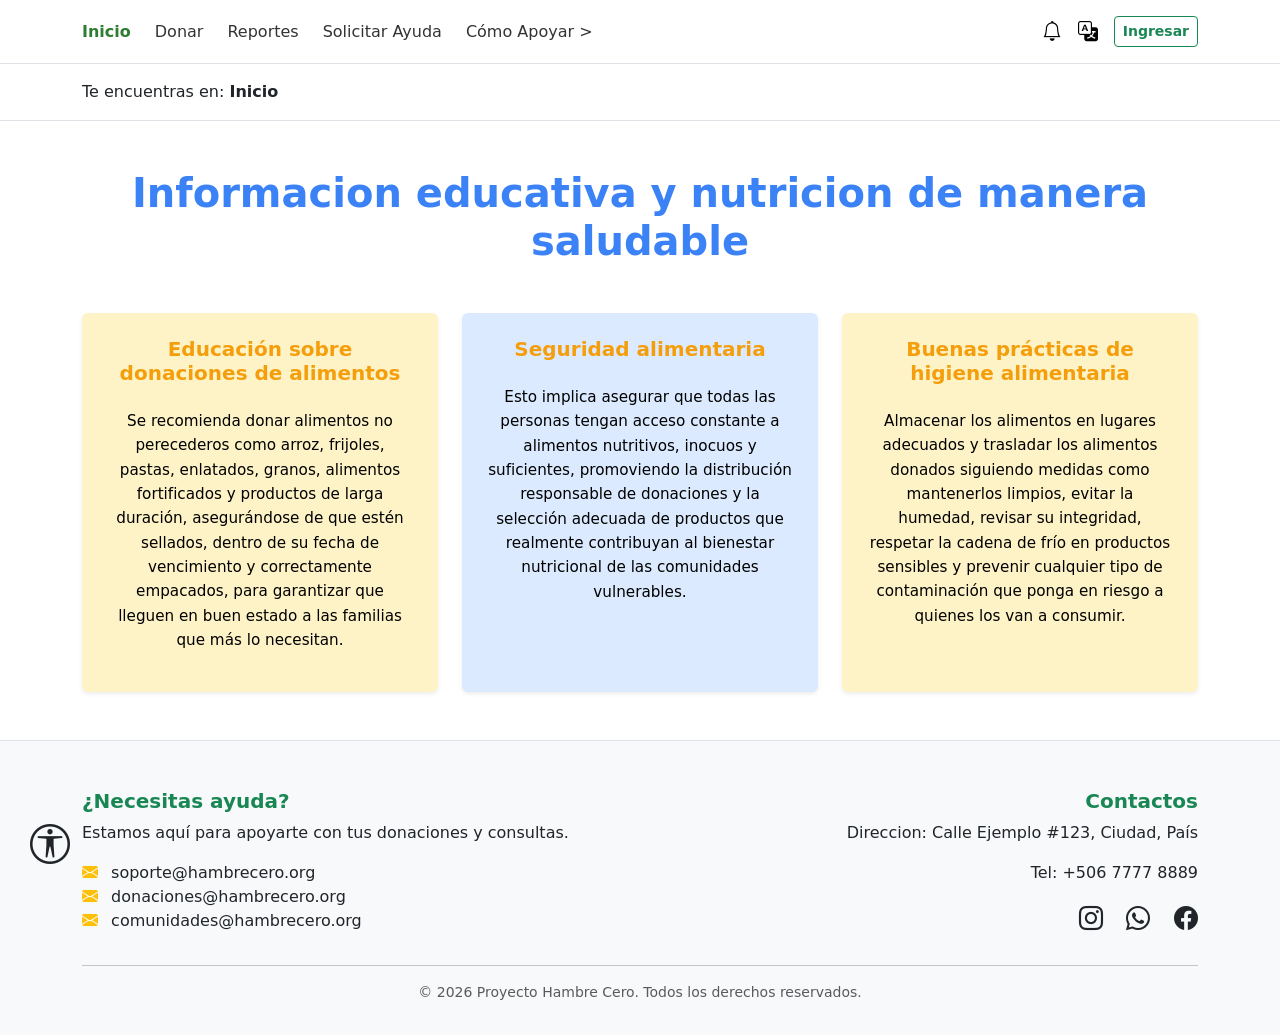
<file: index.html>
<!-- Encargado de la página de inicio: Monica Garcia Garcia -->

<!DOCTYPE html>
<html lang="es">
<head>
    <meta charset="UTF-8">
    <meta name="viewport" content="width=device-width, initial-scale=1.0">
    <title>Inicio | Hambre Cero</title>
    
    <!-- Bootstrap CSS y Bootstrap Icons -->
    <link href="https://cdn.jsdelivr.net/npm/bootstrap@5.3.3/dist/css/bootstrap.min.css" rel="stylesheet">
    <link rel="stylesheet" href="https://cdn.jsdelivr.net/npm/bootstrap-icons@1.11.3/font/bootstrap-icons.min.css">
    
    <!-- Estilos CSS -->
    <link rel="stylesheet" href="public/css/global.css">
    <link rel="stylesheet" href="public/css/inicio.css">
</head>
<body>

    <!-- ENCABEZADO GLOBAL -->
    <header class="encabezado-principal border-bottom">
        <nav class="navegacion container d-flex justify-content-between align-items-center py-3">
            <ul class="enlaces-nav d-flex list-unstyled gap-4 mb-0">
                <!-- Enlaces apuntando hacia la carpeta pages/ -->
                <li><a href="index.html" class="activo text-decoration-none">Inicio</a></li>
                <li><a href="pages/donacion.html" class="text-decoration-none text-dark">Donar</a></li>
                <li><a href="pages/reportes.html" class="text-decoration-none text-dark">Reportes</a></li>
                <li><a href="pages/solicitar_apoyo.html" class="text-decoration-none text-dark">Solicitar Ayuda</a></li>
                <li><a href="pages/como_apoyar.html" class="text-decoration-none text-dark">Cómo Apoyar ></a></li>
                <li id="navAdminItem" class="d-none"><a href="pages/perfil/admin_dashboard.html" class="text-decoration-none text-dark">Administración</a></li>
            </ul>
            
            <div class="iconos-nav d-flex gap-3 align-items-center">
                <a href="pages/notificaciones.html" class="text-dark"><i class="bi bi-bell fs-5" title="Notificaciones"></i></a>
                <i class="bi bi-translate fs-5" title="Idioma"></i>
                <span id="navUsuarioInfo" class="fw-bold text-success d-none"></span>
                <a href="pages/perfil/login.html" id="navIngresar" class="btn btn-outline-success btn-sm fw-bold">Ingresar</a>
                <a href="#" id="navCerrarSesion" class="btn btn-outline-danger btn-sm fw-bold d-none">Cerrar sesión</a>
            </div>
        </nav>
    </header>

    <!--INDICADOR DE RUTA -->
    <div class="indicador-ruta border-bottom py-3 mb-4">
        <div class="container">
            <p class="mb-0">Te encuentras en: <strong>Inicio</strong></p>
        </div>
    </div>

    <!-- CONTENIDO PRINCIPAL -->
    <main class="container my-5 text-center">
        
        <h1 class="titulo-azul mb-5 fw-bold">Informacion educativa y nutricion de manera saludable</h1>

        <div class="row g-4">
            <!-- Tarjeta 1 -->
            <div class="col-12 col-lg-4">
                <article class="tarjeta fondo-amarillo h-100 p-4 rounded shadow-sm">
                    <h2 class="titulo-naranja mb-4 fs-5 fw-bold">Educación sobre donaciones de alimentos</h2>
                    <p>Se recomienda donar alimentos no perecederos como arroz, frijoles, pastas, enlatados, granos, alimentos fortificados y productos de larga duración, asegurándose de que estén sellados, dentro de su fecha de vencimiento y correctamente empacados, para garantizar que lleguen en buen estado a las familias que más lo necesitan.</p>
                </article>
            </div>

            <!-- Tarjeta 2 -->
            <div class="col-12 col-lg-4">
                <article class="tarjeta fondo-azul h-100 p-4 rounded shadow-sm">
                    <h2 class="titulo-naranja mb-4 fs-5 fw-bold">Seguridad alimentaria</h2>
                    <p>Esto implica asegurar que todas las personas tengan acceso constante a alimentos nutritivos, inocuos y suficientes, promoviendo la distribución responsable de donaciones y la selección adecuada de productos que realmente contribuyan al bienestar nutricional de las comunidades vulnerables.</p>
                </article>
            </div>

            <!-- Tarjeta 3 -->
            <div class="col-12 col-lg-4">
                <article class="tarjeta fondo-amarillo h-100 p-4 rounded shadow-sm">
                    <h2 class="titulo-naranja mb-4 fs-5 fw-bold">Buenas prácticas de higiene alimentaria</h2>
                    <p>Almacenar los alimentos en lugares adecuados y trasladar los alimentos donados siguiendo medidas como mantenerlos limpios, evitar la humedad, revisar su integridad, respetar la cadena de frío en productos sensibles y prevenir cualquier tipo de contaminación que ponga en riesgo a quienes los van a consumir.</p>
                </article>
            </div>
        </div>

    </main>

    <!-- Botón flotante de accesibilidad -->
    <button class="btn-accesibilidad position-fixed bottom-0 start-0 m-4 border-0 bg-transparent" aria-label="Opciones de accesibilidad">
        <i class="bi bi-universal-access-circle fs-1 text-dark"></i>
    </button>

    <!-- Footer -->
    <script src="https://cdn.jsdelivr.net/npm/bootstrap@5.3.3/dist/js/bootstrap.bundle.min.js"></script>

    <footer class="bg-light border-top mt-5 pt-5 pb-3">
    <div class="container">
        <div class="row">
            <!-- Columna de Ayuda -->
            <div class="col-md-6">
                <h5 class="text-success fw-bold">¿Necesitas ayuda?</h5>
                <p>Estamos aquí para apoyarte con tus donaciones y consultas.</p>
                <ul class="list-unstyled">
                    <li><i class="bi bi-envelope-fill text-warning me-2"></i> soporte@hambrecero.org</li>
                    <li><i class="bi bi-envelope-fill text-warning me-2"></i> donaciones@hambrecero.org</li>
                    <li><i class="bi bi-envelope-fill text-warning me-2"></i> comunidades@hambrecero.org</li>
                </ul>
            </div>

            <!-- Columna de Contactos -->
            <div class="col-md-6 text-md-end">
                <h5 class="text-success fw-bold">Contactos</h5>
                <p>Direccion: Calle Ejemplo #123, Ciudad, País</p>
                <p>Tel: +506 7777 8889</p>
                <div class="fs-4">
                    <a href="#" class="text-dark me-3"><i class="bi bi-instagram"></i></a>
                    <a href="#" class="text-dark me-3"><i class="bi bi-whatsapp"></i></a>
                    <a href="#" class="text-dark"><i class="bi bi-facebook"></i></a>
                </div>
            </div>
        </div>
        <hr>
        <p class="text-center text-muted small">&copy; 2026 Proyecto Hambre Cero. Todos los derechos reservados.</p>
    </div>
</footer>
    <script>window.API_BASE = "api/";</script>
    <script src="public/js/auth_header.js"></script>
</body>
</html>
</file>
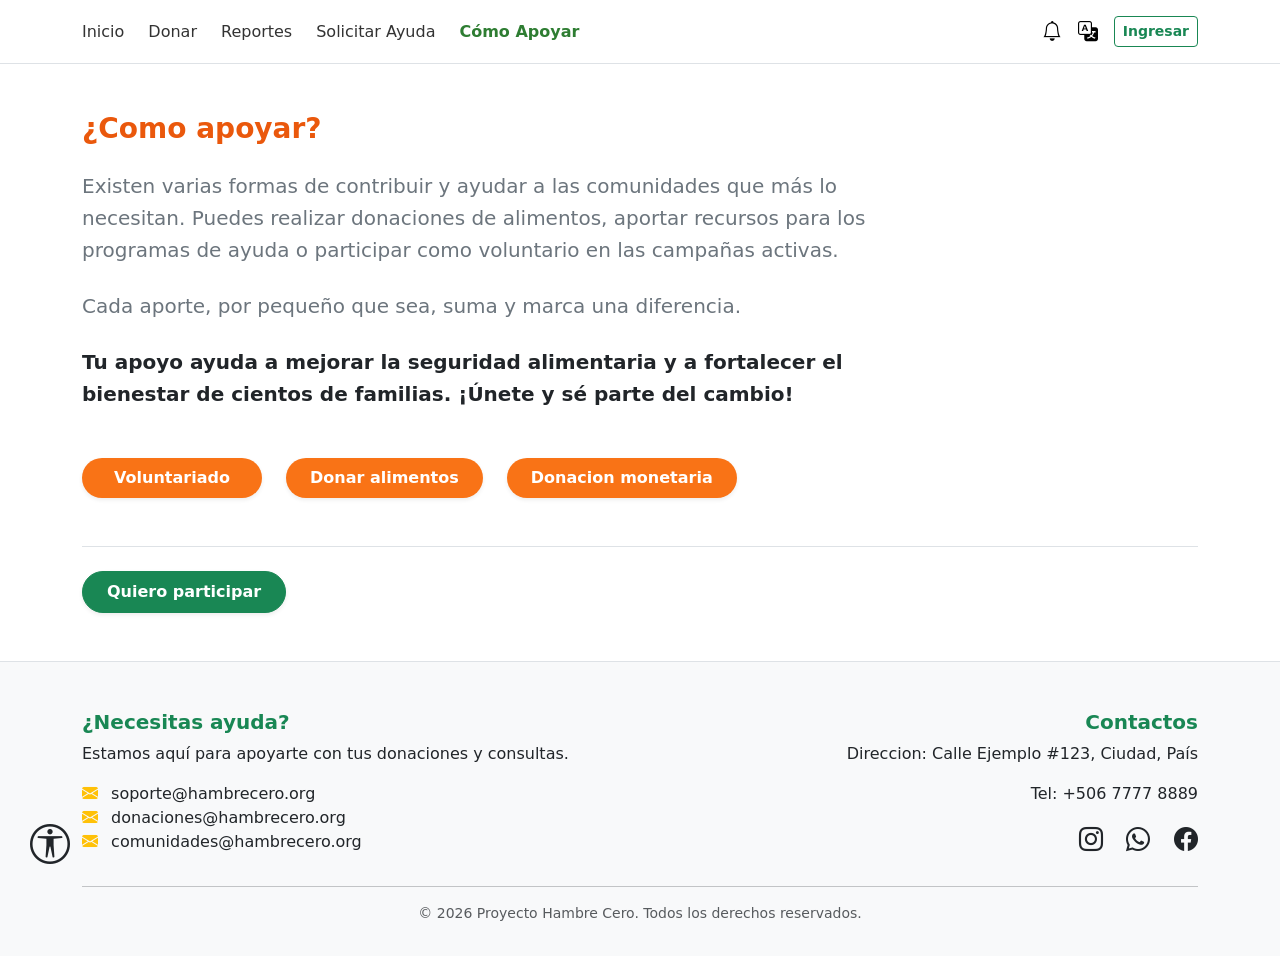
<file: pages/como_apoyar.html>
<!DOCTYPE html>
<html lang="es">
<head>
    <meta charset="UTF-8">
    <meta name="viewport" content="width=device-width, initial-scale=1.0">
    <title>Cómo Apoyar | Hambre Cero</title>
    
    <!-- Bootstrap CSS y Bootstrap Icons -->
    <link href="https://cdn.jsdelivr.net/npm/bootstrap@5.3.3/dist/css/bootstrap.min.css" rel="stylesheet">
    <link rel="stylesheet" href="https://cdn.jsdelivr.net/npm/bootstrap-icons@1.11.3/font/bootstrap-icons.min.css">

        <link rel="stylesheet" href="../public/css/global.css">
    <link class="styles" rel="stylesheet" href="../public/css/como_apoyar.css">
</head>
<body class="bg-white">

    <header class="encabezado-principal border-bottom bg-white">
        <nav class="navegacion container d-flex justify-content-between align-items-center py-3">
            <ul class="enlaces-nav d-flex list-unstyled gap-4 mb-0">
                <li><a href="../index.html" class="text-decoration-none text-dark">Inicio</a></li>
                <li><a href="donacion.html" class="text-decoration-none text-dark">Donar</a></li>
                <li><a href="reportes.html" class="text-decoration-none text-dark">Reportes</a></li>
                <li><a href="solicitar_apoyo.html" class="text-decoration-none text-dark">Solicitar Ayuda</a></li>
                <li><a href="como_apoyar.html" class="activo text-decoration-none">Cómo Apoyar </a></li>
                <li id="navAdminItem" class="d-none"><a href="perfil/admin_dashboard.html" class="text-decoration-none text-dark">Administración</a></li>
            </ul>
            
            <div class="iconos-nav d-flex gap-3 align-items-center text-dark">
                <a href="notificaciones.html" class="text-dark"><i class="bi bi-bell fs-5" title="Notificaciones"></i></a>
                <i class="bi bi-translate fs-5" style="cursor: pointer;" title="Idioma"></i>
                <span id="navUsuarioInfo" class="fw-bold text-success d-none"></span>
                <a href="perfil/login.html" id="navIngresar" class="btn btn-outline-success btn-sm fw-bold">Ingresar</a>
                <a href="#" id="navCerrarSesion" class="btn btn-outline-danger btn-sm fw-bold d-none">Cerrar sesión</a>
            </div>
        </nav>
    </header>

    <main class="container my-5">
        
        <h2 class="fw-bold mb-4 titulo-seccion">¿Como apoyar?</h2>
        
        <div class="mb-5 text-secondary fs-5 contenedor-texto">
            <p class="mb-4">
                Existen varias formas de contribuir y ayudar a las comunidades que más lo necesitan. 
                Puedes realizar donaciones de alimentos, aportar recursos para los programas de ayuda o 
                participar como voluntario en las campañas activas.
            </p>
            <p class="mb-4">
                Cada aporte, por pequeño que sea, suma y marca una diferencia.
            </p>
            <p class="fw-bold text-dark mt-4">
                Tu apoyo ayuda a mejorar la seguridad alimentaria y a fortalecer el bienestar de cientos de 
                familias. ¡Únete y sé parte del cambio!
            </p>
        </div>

        <div class="d-flex flex-wrap gap-4 mt-5">
            <a href="donacion.html" class="btn text-white fw-bold py-2 px-4 shadow-sm boton-accion">
                Voluntariado
            </a>
            <a href="donacion.html" class="btn text-white fw-bold py-2 px-4 shadow-sm boton-accion">
                Donar alimentos
            </a>
            <a href="donacion.html" class="btn text-white fw-bold py-2 px-4 shadow-sm boton-accion">
                Donacion monetaria
            </a>
        </div>

        <div class="mt-5 pt-4 border-top">
            <button class="btn btn-success fw-bold py-2 px-4 shadow-sm boton-participar" type="button" data-bs-toggle="collapse" data-bs-target="#formularioParticipar" aria-expanded="false" aria-controls="formularioParticipar">
                Quiero participar
            </button>

            <div class="collapse mt-4 contenedor-formulario" id="formularioParticipar">
                <div class="card card-body shadow-sm border-light p-4">
                    
                    <form id="formRegistro">
                        <div class="row g-3">

                            <div class="col-md-6">
                                <label for="nombreInput" class="form-label fw-bold text-dark">Nombre</label>
                                <input type="text" class="form-control" id="nombreInput" placeholder="Tu nombre completo" required>
                            </div>

                            <div class="col-md-6">
                                <label for="correoInput" class="form-label fw-bold text-dark">Correo electrónico</label>
                                <input type="email" class="form-control" id="correoInput" placeholder="ejemplo@correo.com" required>
                            </div>

                            <div class="col-md-6">
                                <label for="telefonoInput" class="form-label fw-bold text-dark">Número de teléfono</label>
                                <input type="tel" class="form-control" id="telefonoInput" placeholder="+506 8888-8888" required>
                            </div>

                            <div class="col-md-6">
                                <label for="tipoApoyoInput" class="form-label fw-bold text-dark">¿Cómo quieres apoyar?</label>
                                <select class="form-select" id="tipoApoyoInput" required>
                                    <option value="Voluntariado">Voluntariado</option>
                                    <option value="Donación de Alimentos">Donación de alimentos</option>
                                    <option value="Donación Monetaria">Donación monetaria</option> 
                                    <option value="Organización">Represento una organización</option>
                                </select>
                            </div>

                            <div class="col-md-6">
                                <label for="disponibilidadInput" class="form-label fw-bold text-dark">Disponibilidad</label>
                                <input type="text" class="form-control" id="disponibilidadInput" placeholder="Ej: fines de semana, tardes">
                            </div>

                            <div class="col-12">
                                <label for="mensajeInput" class="form-label fw-bold text-dark">Cuéntanos un poco más (opcional)</label>
                                <textarea class="form-control" id="mensajeInput" rows="3" placeholder="¿Tienes experiencia previa? ¿Alguna idea de cómo te gustaría ayudar?"></textarea>
                            </div>

                            <div class="col-12">
                                <button type="submit" class="btn btn-outline-success fw-bold w-100 mt-2">Enviar solicitud</button>
                            </div>

                        </div>
                    </form>

                    <div id="mensajeExito" class="text-center d-none py-3">
                        <i class="bi bi-check-circle-fill text-success icono-exito"></i>
                        <h4 class="fw-bold text-success mt-2">Solicitud enviada</h4>
                        <p class="text-secondary small mb-0">Gracias por querer formar parte del cambio. Nos comunicaremos contigo pronto.</p>
                    </div>

                </div>
            </div>
        </div>

    </main>

    <button class="position-fixed bottom-0 start-0 m-4 border-0 bg-transparent" aria-label="Opciones de accesibilidad" style="z-index: 1050;">
        <i class="bi bi-universal-access-circle fs-1 text-dark"></i>
    </button>

    <footer class="bg-light border-top mt-5 pt-5 pb-3">
        <div class="container">
            <div class="row">
                <div class="col-md-6">
                    <h5 class="text-success fw-bold">¿Necesitas ayuda?</h5>
                    <p>Estamos aquí para apoyarte con tus donaciones y consultas.</p>
                    <ul class="list-unstyled">
                        <li><i class="bi bi-envelope-fill text-warning me-2"></i> soporte@hambrecero.org</li>
                        <li><i class="bi bi-envelope-fill text-warning me-2"></i> donaciones@hambrecero.org</li>
                        <li><i class="bi bi-envelope-fill text-warning me-2"></i> comunidades@hambrecero.org</li>
                    </ul>
                </div>

                <div class="col-md-6 text-md-end">
                    <h5 class="text-success fw-bold">Contactos</h5>
                    <p>Direccion: Calle Ejemplo #123, Ciudad, País</p>
                    <p>Tel: +506 7777 8889</p>
                    <div class="fs-4">
                        <a href="#" class="text-dark me-3"><i class="bi bi-instagram"></i></a>
                        <a href="#" class="text-dark me-3"><i class="bi bi-whatsapp"></i></a>
                        <a href="#" class="text-dark"><i class="bi bi-facebook"></i></a>
                    </div>
                </div>
            </div>
            <hr>
            <p class="text-center text-muted small">&copy; 2026 Proyecto Hambre Cero. Todos los derechos reservados.</p>
        </div>
    </footer>

    <!-- Bootstrap Bundle JS -->
    <script src="https://cdn.jsdelivr.net/npm/bootstrap@5.3.3/dist/js/bootstrap.bundle.min.js"></script>
    <script src="../public/js/como_apoyar.js"></script>
    <script>window.API_BASE = "../api/";</script>
    <script src="../public/js/auth_header.js"></script>
</body>
</html>
</file>
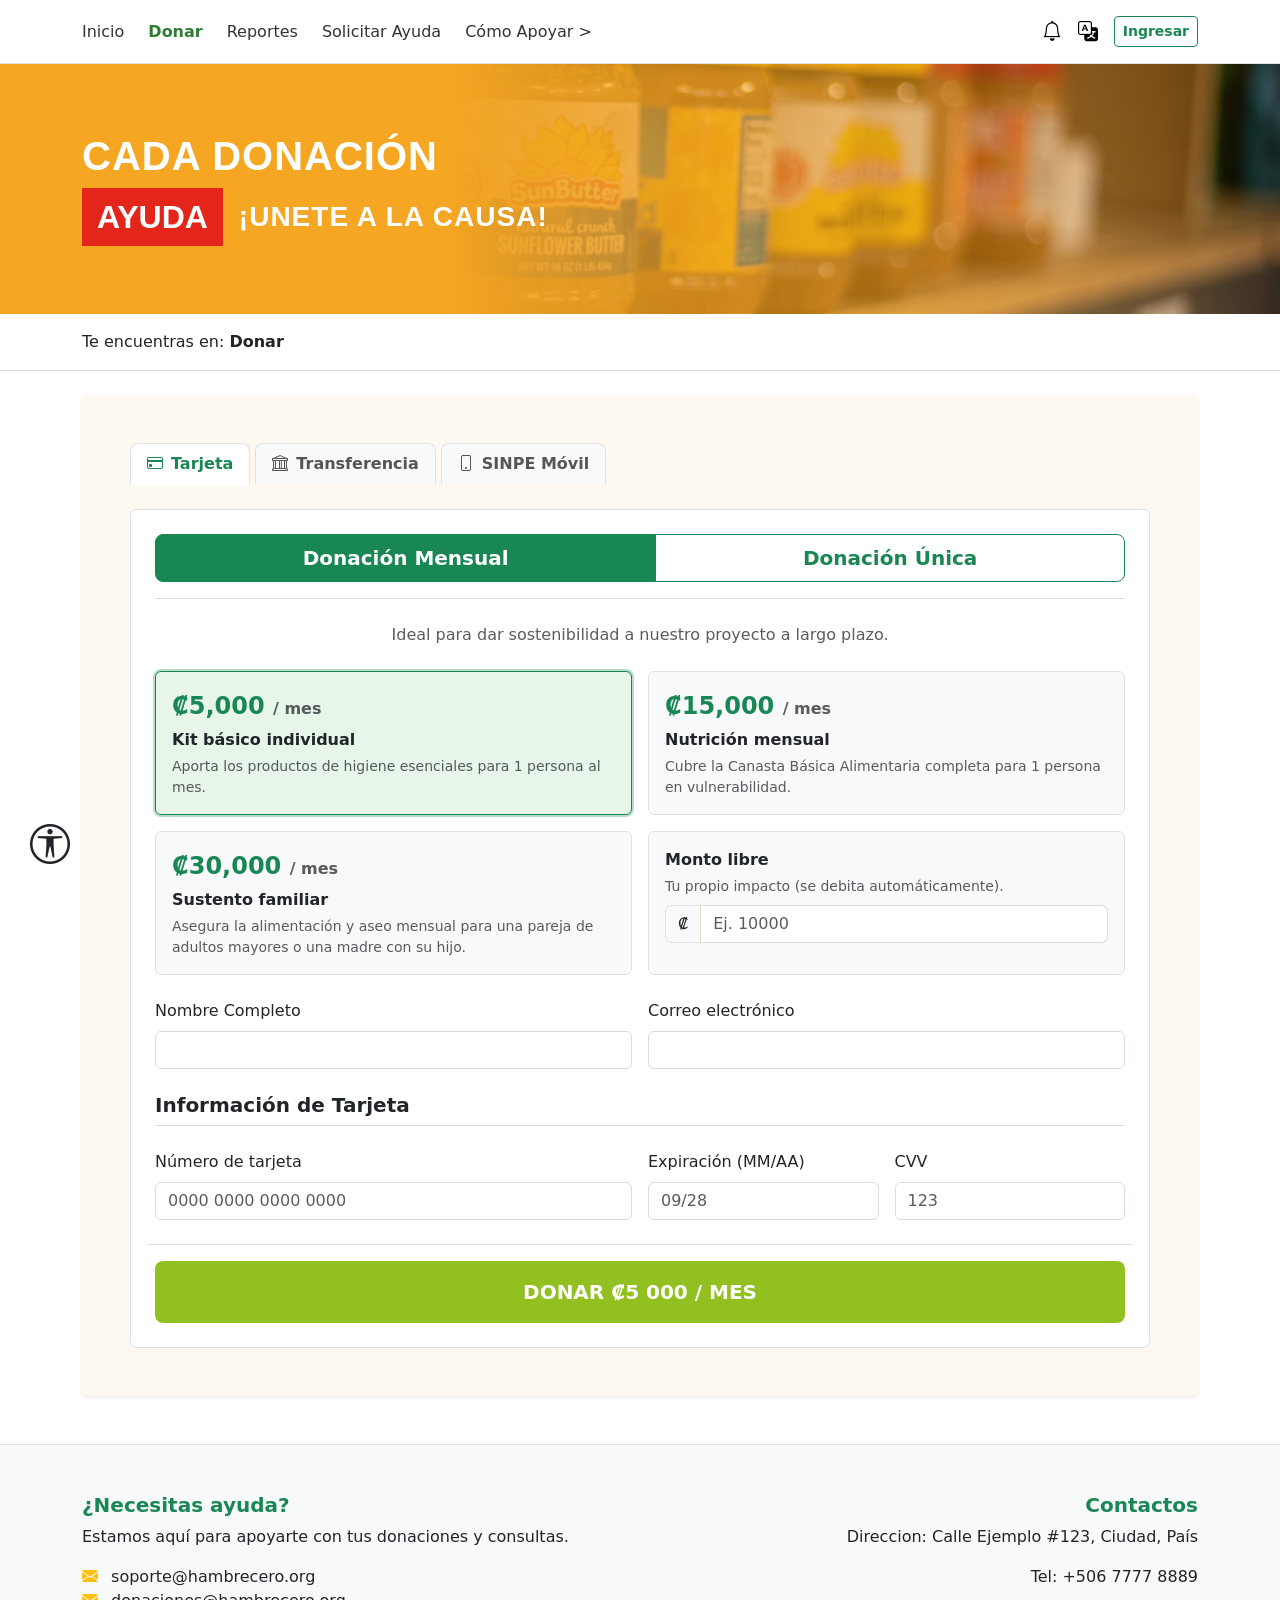
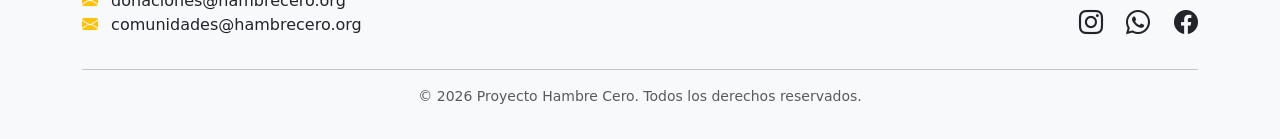
<file: pages/donacion.html>
<!-- Encargado de la página de donación: Monica Garcia Garcia -->

<!DOCTYPE html>
<html lang="es">
<head>
    <meta charset="UTF-8">
    <meta name="viewport" content="width=device-width, initial-scale=1.0"> 
    <title>Donar | Hambre Cero</title>
    
    <!-- Bootstrap CSS y Bootstrap Icons -->
    <link href="https://cdn.jsdelivr.net/npm/bootstrap@5.3.3/dist/css/bootstrap.min.css" rel="stylesheet">
    <link rel="stylesheet" href="https://cdn.jsdelivr.net/npm/bootstrap-icons@1.11.3/font/bootstrap-icons.min.css">
    
    <!-- Estilos CSS-->
    <link rel="stylesheet" href="../public/css/global.css">
    <link rel="stylesheet" href="../public/css/donacion.css">
</head>
<body>

    <!-- ENCABEZADO GLOBAL -->
    <header class="encabezado-principal border-bottom">
        <nav class="navegacion container d-flex justify-content-between align-items-center py-3">
            <ul class="enlaces-nav d-flex list-unstyled gap-4 mb-0">
                <!-- Rutas ajustadas para navegar desde la carpeta pages -->
                <li><a href="../index.html" class="text-decoration-none text-dark">Inicio</a></li>
                <!-- Mover la clase "activo" al enlace de la página en la que se esté trabajando -->
                <li><a href="donacion.html" class="activo text-decoration-none">Donar</a></li>     
                <li><a href="reportes.html" class="text-decoration-none text-dark">Reportes</a></li>
                <li><a href="solicitar_apoyo.html" class="text-decoration-none text-dark">Solicitar Ayuda</a></li>
                <li><a href="como_apoyar.html" class="text-decoration-none text-dark">Cómo Apoyar ></a></li>
                <li id="navAdminItem" class="d-none"><a href="perfil/admin_dashboard.html" class="text-decoration-none text-dark">Administración</a></li>
            </ul>
            
            <div class="iconos-nav d-flex gap-3 align-items-center">
                <a href="notificaciones.html" class="text-dark"><i class="bi bi-bell fs-5" title="Notificaciones"></i></a>
                <i class="bi bi-translate fs-5" title="Idioma"></i>
                <span id="navUsuarioInfo" class="fw-bold text-success d-none"></span>
                <a href="perfil/login.html" id="navIngresar" class="btn btn-outline-success btn-sm fw-bold">Ingresar</a>
                <a href="#" id="navCerrarSesion" class="btn btn-outline-danger btn-sm fw-bold d-none">Cerrar sesión</a>
            </div>
        </nav>
    </header>

    <!-- BANNER DEGRADADO (Hero Section) -->
    <section class="hero-banner">
        <div class="container">
            <h1 class="texto-banner mb-0">CADA DONACIÓN</h1>
            <div class="d-flex align-items-center gap-3 mt-2">
                <span class="fondo-rojo-texto">AYUDA</span>
                <h2 class="texto-banner fs-3 mb-0">¡UNETE A LA CAUSA!</h2>
            </div>
        </div>
    </section>

    <!--INDICADOR DE RUTA-->
    <div class="indicador-ruta border-bottom py-3 mb-4">
        <div class="container">
            <p class="mb-0">Te encuentras en: <strong>Donar</strong></p>
        </div>
    </div>

    <!-- CONTENIDO PRINCIPAL -->
     <main class="container mb-5">
        <div class="fondo-crema p-4 p-md-5 rounded shadow-sm">
            
            <!-- PESTAÑAS DE NAVEGACIÓN (Métodos de Pago) -->
             <ul class="nav nav-tabs mb-4 border-bottom-0" id="donationTabs" role="tablist">
                <li class="nav-item" role="presentation">
                    <button class="nav-link activo-custom active fw-bold" id="tarjeta-tab" data-bs-toggle="tab" data-bs-target="#tarjeta" type="button" role="tab">
                        <i class="bi bi-credit-card me-2"></i>Tarjeta
                    </button>
                </li>
                <li class="nav-item" role="presentation">
                    <button class="nav-link fw-bold" id="transferencia-tab" data-bs-toggle="tab" data-bs-target="#transferencia" type="button" role="tab">
                        <i class="bi bi-bank me-2"></i>Transferencia
                    </button>
                </li>
                <li class="nav-item" role="presentation">
                    <button class="nav-link fw-bold" id="sinpe-tab" data-bs-toggle="tab" data-bs-target="#sinpe" type="button" role="tab">
                        <i class="bi bi-phone me-2"></i>SINPE Móvil
                    </button>
                </li>
            </ul>

            <!-- CONTENIDO DE LAS PESTAÑAS -->
            <div class="tab-content bg-white p-4 rounded border" id="donationTabsContent">
                
                <!-- PESTAÑA 1: TARJETA DE CRÉDITO / DÉBITO -->
                <div class="tab-pane fade show active" id="tarjeta" role="tabpanel">
                    
                    <!-- Interruptor Mensual / Única -->
                    <div class="d-flex justify-content-center mb-4 pb-3 border-bottom">
                        <div class="btn-group w-100 w-md-75" role="group">
                            <input type="radio" class="btn-check" name="tipoFrecuencia" id="radioMensual" autocomplete="off" checked>
                            <label class="btn btn-outline-success fw-bold py-2 fs-5" for="radioMensual">Donación Mensual</label>

                            <input type="radio" class="btn-check" name="tipoFrecuencia" id="radioUnica" autocomplete="off">
                            <label class="btn btn-outline-success fw-bold py-2 fs-5" for="radioUnica">Donación Única</label>
                        </div>
                    </div>

                    <!-- CONTENEDOR: DONACIÓN MENSUAL -->
                    <div id="contenedor-mensual" class="frecuencia-contenedor">
                        <p class="text-muted text-center mb-4">Ideal para dar sostenibilidad a nuestro proyecto a largo plazo.</p>
                        <div class="row g-3 mb-4">
                            <div class="col-md-6">
                                <div class="tarjeta-donacion p-3 border rounded cursor-pointer activo" data-monto="5000">
                                    <strong class="d-block fs-4 text-success mb-1">₡5,000 <span class="fs-6 text-muted">/ mes</span></strong>
                                    <span class="d-block fw-bold text-dark">Kit básico individual</span>
                                    <p class="small text-muted mb-0 mt-1">Aporta los productos de higiene esenciales para 1 persona al mes.</p>
                                </div>
                            </div>
                            <div class="col-md-6">
                                <div class="tarjeta-donacion p-3 border rounded cursor-pointer" data-monto="15000">
                                    <strong class="d-block fs-4 text-success mb-1">₡15,000 <span class="fs-6 text-muted">/ mes</span></strong>
                                    <span class="d-block fw-bold text-dark">Nutrición mensual</span>
                                    <p class="small text-muted mb-0 mt-1">Cubre la Canasta Básica Alimentaria completa para 1 persona en vulnerabilidad.</p>
                                </div>
                            </div>
                            <div class="col-md-6">
                                <div class="tarjeta-donacion p-3 border rounded cursor-pointer" data-monto="30000">
                                    <strong class="d-block fs-4 text-success mb-1">₡30,000 <span class="fs-6 text-muted">/ mes</span></strong>
                                    <span class="d-block fw-bold text-dark">Sustento familiar</span>
                                    <p class="small text-muted mb-0 mt-1">Asegura la alimentación y aseo mensual para una pareja de adultos mayores o una madre con su hijo.</p>
                                </div>
                            </div>
                            <div class="col-md-6">
                                <div class="tarjeta-donacion p-3 border rounded h-100">
                                    <span class="d-block fw-bold text-dark mb-1">Monto libre</span>
                                    <span class="d-block text-muted small mb-2">Tu propio impacto (se debita automáticamente).</span>
                                    <div class="input-group">
                                        <span class="input-group-text bg-light">₡</span>
                                        <input type="number" class="form-control input-libre" placeholder="Ej. 10000" min="1">
                                    </div>
                                </div>
                            </div>
                        </div>
                    </div>

                    <!-- CONTENEDOR: DONACIÓN ÚNICA -->
                    <div id="contenedor-unica" class="frecuencia-contenedor d-none">
                        <p class="text-muted text-center mb-4">Ideal para personas que quieren ver un impacto inmediato y fuerte en una familia.</p>
                        <div class="row g-3 mb-4">
                            <div class="col-md-6">
                                <div class="tarjeta-donacion p-3 border rounded cursor-pointer" data-monto="20000">
                                    <strong class="d-block fs-4 text-success mb-1">₡20,000</strong>
                                    <span class="d-block fw-bold text-dark">Higiene para un hogar</span>
                                    <p class="small text-muted mb-0 mt-1">Compra un kit completo de limpieza y aseo personal para una familia de 5 personas.</p>
                                </div>
                            </div>
                            <div class="col-md-6">
                                <div class="tarjeta-donacion p-3 border rounded cursor-pointer" data-monto="60000">
                                    <strong class="d-block fs-4 text-success mb-1">₡60,000</strong>
                                    <span class="d-block fw-bold text-dark">Canasta alimentaria completa</span>
                                    <p class="small text-muted mb-0 mt-1">Alimenta por todo un mes a un adulto en condición de pobreza extrema.</p>
                                </div>
                            </div>
                            <div class="col-md-6">
                                <div class="tarjeta-donacion p-3 border rounded cursor-pointer" data-monto="125000">
                                    <strong class="d-block fs-4 text-success mb-1">₡125,000</strong>
                                    <span class="d-block fw-bold text-dark">Adopta una familia</span>
                                    <p class="small text-muted mb-0 mt-1">Cubre de forma integral la línea de pobreza oficial de una persona por un mes completo.</p>
                                </div>
                            </div>
                            <div class="col-md-6">
                                <div class="tarjeta-donacion p-3 border rounded cursor-pointer" data-monto="250000">
                                    <strong class="d-block fs-4 text-success mb-1">₡250,000</strong>
                                    <span class="d-block fw-bold text-dark">Impacto comunitario</span>
                                    <p class="small text-muted mb-0 mt-1">Patrocina la canasta básica de alimentos completa para un hogar numeroso.</p>
                                </div>
                            </div>
                            <div class="col-12">
                                <div class="tarjeta-donacion p-3 border rounded text-center">
                                    <span class="d-block fw-bold text-dark mb-1">Monto libre (Donación especial)</span>
                                    <span class="d-block text-muted small mb-2">Pensado para empresas o padrinos corporativos que deseen hacer un gran aporte único.</span>
                                    <div class="input-group w-50 mx-auto">
                                        <span class="input-group-text bg-light">₡</span>
                                        <input type="number" class="form-control input-libre" placeholder="Ej. 500000" min="1">
                                    </div>
                                </div>
                            </div>
                        </div>
                    </div>

                    <!-- FORMULARIO DE DATOS -->
                    <form id="formTarjeta" class="row g-3">
                        <div class="col-md-6">
                            <label class="form-label">Nombre Completo</label>
                            <input type="text" class="form-control" required>
                        </div>
                        <div class="col-md-6">
                            <label class="form-label">Correo electrónico</label>
                            <input type="email" class="form-control" required>
                        </div>

                        <div class="col-12 mt-4">
                            <h5 class="fw-bold d-flex align-items-center gap-2 border-bottom pb-2">
                                Información de Tarjeta 
                                <i class="bi bi-cc-visa text-primary fs-3"></i>
                                <i class="bi bi-cc-mastercard text-danger fs-3"></i>
                            </h5>
                        </div>

                        <div class="col-md-6">
                            <label class="form-label">Número de tarjeta</label>
                            <input type="text" class="form-control" placeholder="0000 0000 0000 0000" maxlength="19" required>
                        </div>
                        <div class="col-md-3">
                            <label class="form-label">Expiración (MM/AA)</label>
                            <input type="text" class="form-control" placeholder="09/28" required>
                        </div>
                        <div class="col-md-3">
                            <label class="form-label">CVV</label>
                            <input type="password" class="form-control" placeholder="123" maxlength="4" required>
                        </div>

                        <div class="col-12 text-end mt-4 pt-3 border-top">
                            <div id="errorMonto" class="text-danger small mb-2 d-none fw-bold">La cantidad debe ser mayor a 0.</div>
                            <button type="submit" class="btn btn-donar px-5 py-3 fw-bold w-100 w-md-auto text-uppercase fs-5">
                                Donar <span id="btnTotal">₡5,000 / mes</span>
                            </button>
                        </div>
                    </form>
                </div>

                <!-- PESTAÑA 2: TRANSFERENCIA BANCARIA-->
                <div class="tab-pane fade text-center py-4" id="transferencia" role="tabpanel">
                    <i class="bi bi-bank2 text-success mb-3 d-block" style="font-size: 4rem;"></i>
                    <h3 class="fw-bold mb-4">Transferencia Bancaria</h3>
                    <p class="text-muted">Puedes realizar tu donativo directamente a nuestras cuentas bancarias. Por favor, incluye tu nombre en el detalle de la transferencia.</p>
                    
                    <div class="bg-light p-4 rounded d-inline-block text-start border">
                        <p class="mb-2"><strong>Banco:</strong> Banco Nacional de Costa Rica</p>
                        <p class="mb-2"><strong>Nombre de la cuenta:</strong> Proyecto Hambre Cero CR</p>
                        <p class="mb-2"><strong>Cuenta Colones:</strong> 200-01-000-123456-7</p>
                        <p class="mb-0"><strong>Cuenta IBAN:</strong> CR0501520100101234567</p>
                    </div>
                </div>

                <!-- PESTAÑA 3: SINPE MÓVIL-->
                <div class="tab-pane fade text-center py-4" id="sinpe" role="tabpanel">
                    <i class="bi bi-phone-vibrate text-danger mb-3 d-block" style="font-size: 4rem;"></i>
                    <h3 class="fw-bold mb-4">SINPE Móvil</h3>
                    <p class="text-muted">La forma más rápida de ayudar desde tu celular.</p>
                    <div class="d-flex flex-column align-items-center">
                        
                        <div class="bg-light p-4 rounded d-inline-block text-center border border-danger border-opacity-25 shadow-sm mb-3">
                            <p class="text-uppercase small fw-bold text-muted mb-1">Número autorizado</p>
                            <h2 class="display-5 fw-bold text-dark mb-1">8889-0000</h2>
                        <p class="fw-bold text-success fs-5 mb-0">Hambre Cero CR</p>
                    </div>
                    <div class="mt-2 alert alert-warning d-inline-block text-start">
                        <i class="bi bi-info-circle me-2"></i><strong>Nota:</strong> Si deseas un comprobante, envía el pantallazo de tu transacción al WhatsApp de este mismo número.
                    </div>
                </div>

            </div>
        </div>
    </main>
    <!-- Modal de Confirmación de Donación -->
    <div class="modal fade" id="modalDonacion" tabindex="-1" aria-hidden="true">
        <div class="modal-dialog modal-dialog-centered">
            <div class="modal-content">
                <div class="modal-header" style="background-color: #F5A623; color: white;">
                    <h5 class="modal-title">¡Donación Recibida!</h5>
                </div>
                <div class="modal-body text-center">
                    <i class="bi bi-heart-fill text-danger fs-1"></i>
                    <p class="mt-3">
                        ¡Muchísimas gracias por tu aporte! <br>
                        Tu generosidad nos ayuda a avanzar hacia el objetivo <strong>Hambre Cero</strong>.
                    </p>
                </div>
                <div class="modal-footer">
                    <button class="btn" style="background-color: #F5A623; color: white;" data-bs-dismiss="modal">
                        Aceptar
                    </button>
                </div>
            </div>
        </div>
    </div>

    <!-- Botón flotante de accesibilidad -->
    <button class="btn-accesibilidad position-fixed bottom-0 start-0 m-4 border-0 bg-transparent" aria-label="Opciones de accesibilidad">
        <i class="bi bi-universal-access-circle fs-1 text-dark"></i>
    </button>

    <!-- JS Scripts (Bootstrap y Custom) -->
    <script src="https://cdn.jsdelivr.net/npm/bootstrap@5.3.3/dist/js/bootstrap.bundle.min.js"></script>
    <script src="../public/js/donacion.js"></script>

    <!-- Footer -->
    <script src="https://cdn.jsdelivr.net/npm/bootstrap@5.3.3/dist/js/bootstrap.bundle.min.js"></script>

        <footer class="bg-light border-top mt-5 pt-5 pb-3">
    <div class="container">
        <div class="row">
            <!-- Columna de Ayuda -->
            <div class="col-md-6">
                <h5 class="text-success fw-bold">¿Necesitas ayuda?</h5>
                <p>Estamos aquí para apoyarte con tus donaciones y consultas.</p>
                <ul class="list-unstyled">
                    <li><i class="bi bi-envelope-fill text-warning me-2"></i> soporte@hambrecero.org</li>
                    <li><i class="bi bi-envelope-fill text-warning me-2"></i> donaciones@hambrecero.org</li>
                    <li><i class="bi bi-envelope-fill text-warning me-2"></i> comunidades@hambrecero.org</li>
                </ul>
            </div>

            <!-- Columna de Contactos -->
            <div class="col-md-6 text-md-end">
                <h5 class="text-success fw-bold">Contactos</h5>
                <p>Direccion: Calle Ejemplo #123, Ciudad, País</p>
                <p>Tel: +506 7777 8889</p>
                <div class="fs-4">
                    <a href="#" class="text-dark me-3"><i class="bi bi-instagram"></i></a>
                    <a href="#" class="text-dark me-3"><i class="bi bi-whatsapp"></i></a>
                    <a href="#" class="text-dark"><i class="bi bi-facebook"></i></a>
                </div>
            </div>
        </div>
        <hr>
        <p class="text-center text-muted small">&copy; 2026 Proyecto Hambre Cero. Todos los derechos reservados.</p>
    </div>
</footer>
    <script>window.API_BASE = "../api/";</script>
    <script src="../public/js/auth_header.js"></script>
</body>
</html>
</file>
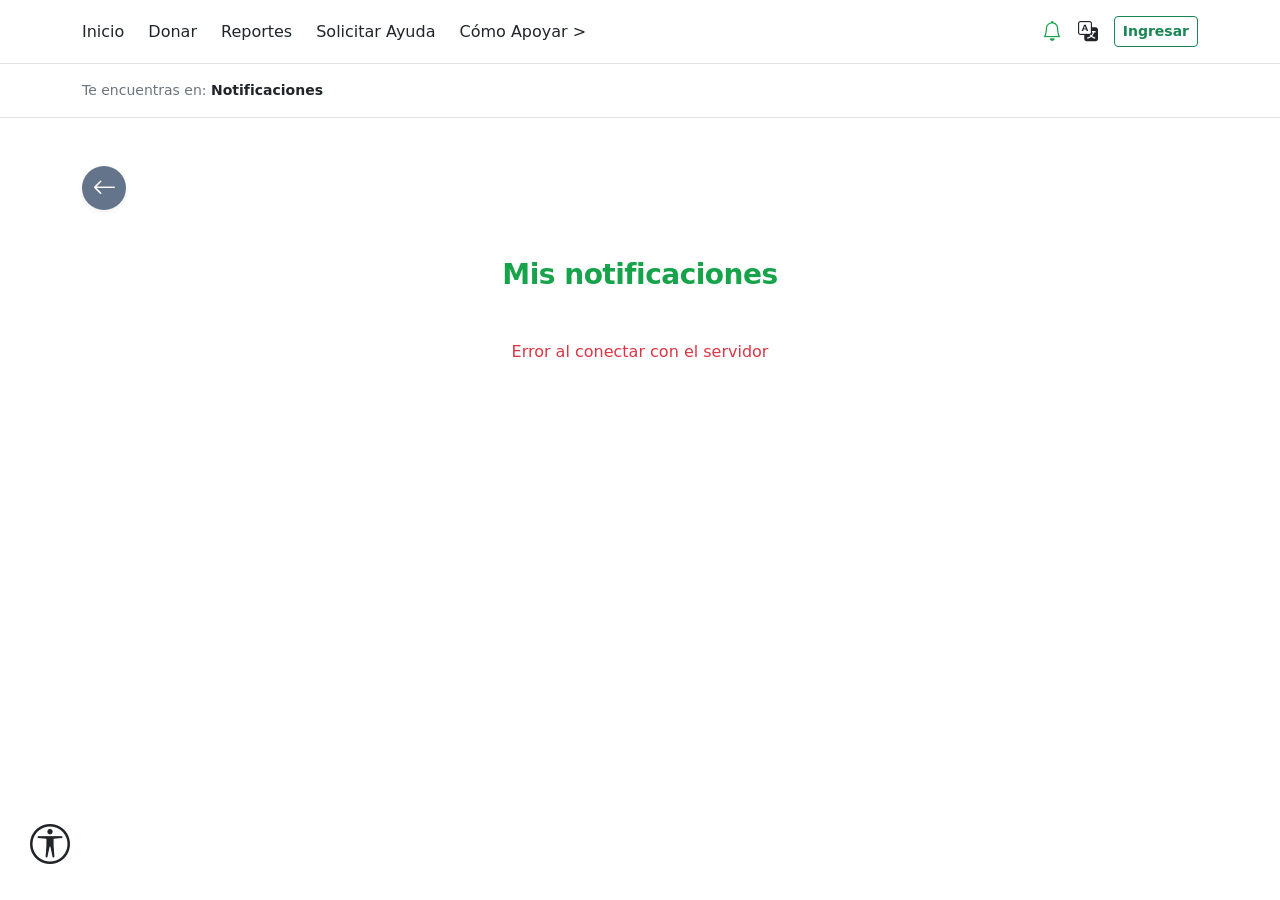
<file: pages/notificaciones.html>
<!DOCTYPE html>
<html lang="es">
<head>
    <meta charset="UTF-8">
    <meta name="viewport" content="width=device-width, initial-scale=1.0">
    <title>Mis Notificaciones | Hambre Cero</title>
    
    <!-- Bootstrap CSS y Bootstrap Icons -->
    <link href="https://cdn.jsdelivr.net/npm/bootstrap@5.3.3/dist/css/bootstrap.min.css" rel="stylesheet">
    <link rel="stylesheet" href="https://cdn.jsdelivr.net/npm/bootstrap-icons@1.11.3/font/bootstrap-icons.min.css">
    
    <!-- Archivo CSS Separado apuntando a public/css -->
    <link rel="stylesheet" href="../public/css/notificaciones.css">
</head>
<body class="bg-white">

    <header class="encabezado-principal border-bottom bg-white">
        <nav class="navegacion container d-flex justify-content-between align-items-center py-3">
            <ul class="enlaces-nav d-flex list-unstyled gap-4 mb-0">
                <li><a href="../index.html" class="text-decoration-none text-dark">Inicio</a></li>
                <li><a href="donacion.html" class="text-decoration-none text-dark">Donar</a></li>
                <li><a href="reportes.html" class="text-decoration-none text-dark">Reportes</a></li>
                <li><a href="solicitar_apoyo.html" class="text-decoration-none text-dark">Solicitar Ayuda</a></li>
                <li><a href="como_apoyar.html" class="text-decoration-none text-dark">Cómo Apoyar ></a></li>
                <li id="navAdminItem" class="d-none"><a href="perfil/admin_dashboard.html" class="text-decoration-none text-dark">Administración</a></li>
            </ul>
            
            <div class="iconos-nav d-flex gap-3 align-items-center text-dark">
                <i class="bi bi-bell fs-5 icono-notificacion-activa" title="Notificaciones"></i>
                <i class="bi bi-translate fs-5" style="cursor: pointer;" title="Idioma"></i>
                <span id="navUsuarioInfo" class="fw-bold text-success d-none"></span>
                <a href="perfil/login.html" id="navIngresar" class="btn btn-outline-success btn-sm fw-bold">Ingresar</a>
                <a href="#" id="navCerrarSesion" class="btn btn-outline-danger btn-sm fw-bold d-none">Cerrar sesión</a>
            </div>
        </nav>
    </header>

    <div class="indicador-ruta border-bottom py-3 mb-4">
        <div class="container">
            <p class="mb-0 text-secondary ruta-texto">Te encuentras en: <strong class="text-dark">Notificaciones</strong></p>
        </div>
    </div>

    <main class="container my-5">
        
        <div class="mb-5">
            <a href="como_apoyar.html" class="btn rounded-circle d-inline-flex align-items-center justify-content-center p-0 shadow-sm boton-regresar" title="Regresar">
                <i class="bi bi-arrow-left fs-4 text-white"></i>
            </a>
        </div>

        <h2 class="fw-bold mb-4 titulo-notificaciones text-center">Mis notificaciones</h2>

        <div id="listaNotificaciones" class="mx-auto" style="max-width: 700px;">
            <p class="text-secondary fs-4 mt-5 fw-normal texto-vacio text-center">Cargando notificaciones...</p>
        </div>

    </main>

    <button class="position-fixed bottom-0 start-0 m-4 border-0 bg-transparent" aria-label="Opciones de accesibilidad" style="z-index: 1050;">
        <i class="bi bi-universal-access-circle fs-1 text-dark"></i>
    </button>

    <!-- Bootstrap Bundle JS -->
    <script src="https://cdn.jsdelivr.net/npm/bootstrap@5.3.3/dist/js/bootstrap.bundle.min.js"></script>
    <!-- Archivo JS Separado apuntando a public/js -->
    <script src="../public/js/notificaciones.js"></script>
    <script>window.API_BASE = "../api/";</script>
    <script src="../public/js/auth_header.js"></script>
</body>
</html>
</file>
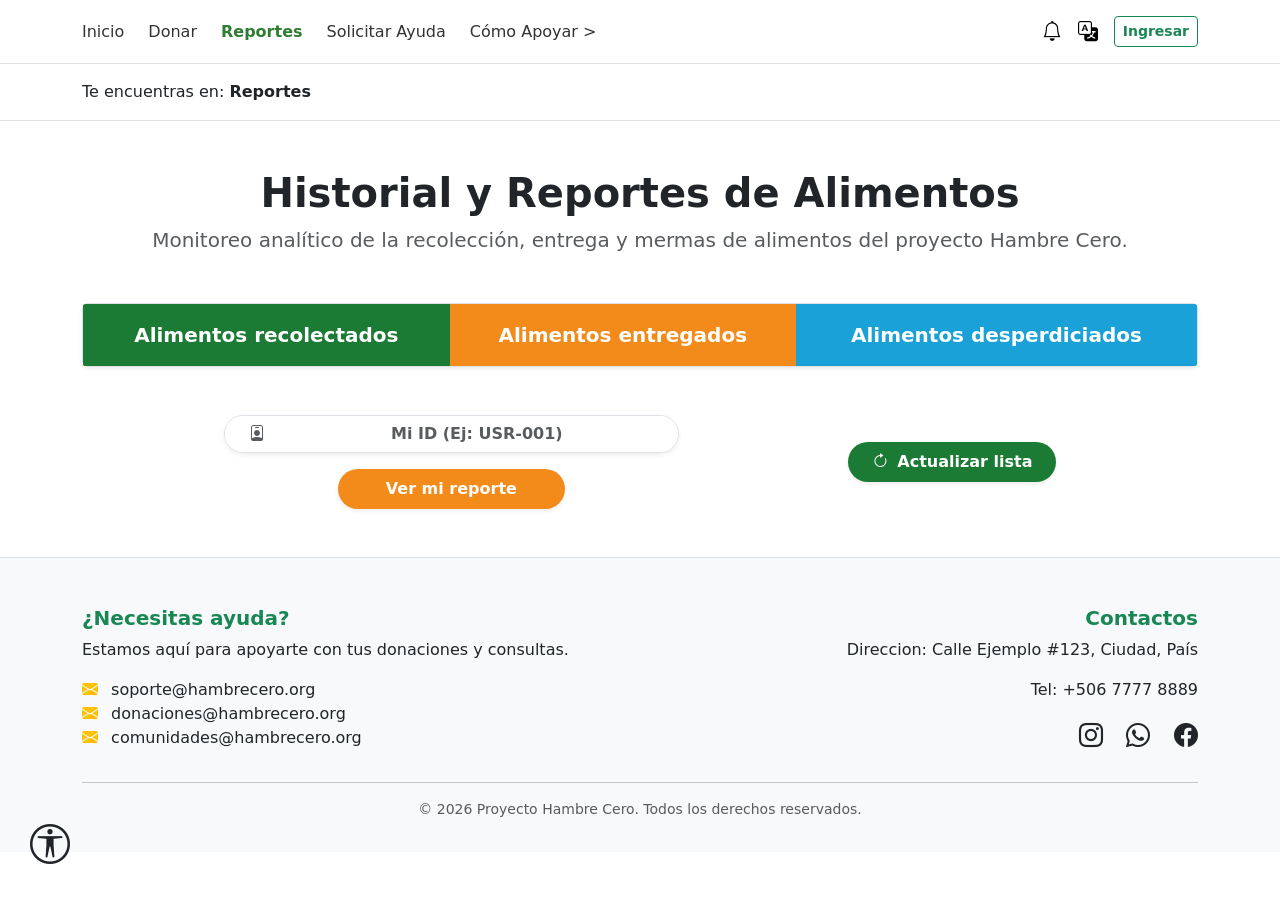
<file: pages/reportes.html>
<!-- Encargado de la página de reportes: Jorge Andres Duarte -->

<!DOCTYPE html>
<html lang="es">

<head>
    <meta charset="UTF-8">
    <meta name="viewport" content="width=device-width, initial-scale=1.0">
    <title>Reportes | Hambre Cero</title>

    <!-- Bootstrap CSS y Bootstrap Icons -->
    <link href="https://cdn.jsdelivr.net/npm/bootstrap@5.3.3/dist/css/bootstrap.min.css" rel="stylesheet">
    <link rel="stylesheet" href="https://cdn.jsdelivr.net/npm/bootstrap-icons@1.11.3/font/bootstrap-icons.min.css">

    <!-- Estilos CSS del Proyecto -->
    <link rel="stylesheet" href="../public/css/global.css">
    <link rel="stylesheet" href="../public/css/reportes.css">
</head>

<body>

    <!-- ENCABEZADO GLOBAL (Exactamente igual a la plantilla oficial del equipo) -->
    <header class="encabezado-principal border-bottom">
        <nav class="navegacion container d-flex justify-content-between align-items-center py-3">
            <ul class="enlaces-nav d-flex list-unstyled gap-4 mb-0">
                <li><a href="../index.html" class="text-decoration-none text-dark">Inicio</a></li>
                <li><a href="donacion.html" class="text-decoration-none text-dark">Donar</a></li>
                <li><a href="reportes.html" class="activo text-decoration-none fw-bold">Reportes</a></li>
                <li><a href="solicitar_apoyo.html" class="text-decoration-none text-dark">Solicitar Ayuda</a></li>
                <li><a href="como_apoyar.html" class="text-decoration-none text-dark">Cómo Apoyar ></a></li>
                <li id="navAdminItem" class="d-none"><a href="perfil/admin_dashboard.html" class="text-decoration-none text-dark">Administración</a></li>
            </ul>

            <div class="iconos-nav d-flex gap-3 align-items-center">
                <a href="notificaciones.html" class="text-dark"><i class="bi bi-bell fs-5" title="Notificaciones"></i></a>
                <i class="bi bi-translate fs-5" title="Idioma"></i>
                <span id="navUsuarioInfo" class="fw-bold text-success d-none"></span>
                <a href="perfil/login.html" id="navIngresar" class="btn btn-outline-success btn-sm fw-bold">Ingresar</a>
                <a href="#" id="navCerrarSesion" class="btn btn-outline-danger btn-sm fw-bold d-none">Cerrar sesión</a>
            </div>
        </nav>
    </header>

    <!-- INDICADOR DE RUTA (Plantilla oficial) -->
    <div class="indicador-ruta border-bottom py-3 mb-4">
        <div class="container">
            <p class="mb-0">Te encuentras en: <strong>Reportes</strong></p>
        </div>
    </div>

    <!-- ====================================================================
         CONTENIDO PRINCIPAL - MÓDULO DE REPORTES (RF7)
         Gestión analítica de alimentos recolectados, entregados y desperdiciados
         ==================================================================== -->
    <main class="container my-5">

        <!-- Encabezado de la sección -->
        <header class="text-center mb-5">
            <h1 class="fw-bold mb-2 text-dark">Historial y Reportes de Alimentos</h1>
            <p class="text-muted lead">Monitoreo analítico de la recolección, entrega y mermas de alimentos del proyecto
                Hambre Cero.</p>
        </header>

        <!-- Contenedor para alertas dinámicas de Bootstrap -->
        <div id="contenedorAlertas" class="mb-4"></div>

        <!-- ================================================================
             TABLA PRINCIPAL DE REPORTES (Fiel al Prototipo 3. Reportes.png)
             ================================================================ -->
        <section class="card shadow-sm border-0 mb-5 overflow-hidden">
            <div class="table-responsive">
                <table class="table table-bordered table-hover text-center mb-0 tabla-reportes">
                    <thead>
                        <tr>
                            <th class="col-recolectados py-3 fs-5">Alimentos recolectados</th>
                            <th class="col-entregados py-3 fs-5">Alimentos entregados</th>
                            <th class="col-desperdiciados py-3 fs-5">Alimentos desperdiciados</th>
                        </tr>
                    </thead>
                    <!-- El cuerpo de la tabla será generado dinámicamente por JavaScript -->
                    <tbody id="tablaReportesCuerpo">
                        <!-- Las filas se inyectan desde reportes.js -->
                    </tbody>
                </table>
            </div>
        </section>

        <!-- ================================================================
             PANEL DE CONTROLES E INTERACCIÓN DEL USUARIO
             ================================================================ -->
        <section class="row justify-content-center align-items-center g-3 mb-5">
            <!-- Columna central: Búsqueda por ID y Ver mi reporte -->
            <div class="col-12 col-md-5 text-center">
                <div class="input-group mb-3 shadow-sm rounded-pill overflow-hidden border">
                    <span class="input-group-text bg-white border-0 ps-4"><i
                            class="bi bi-person-badge text-muted"></i></span>
                    <input type="text" id="inputIDUsuario" class="form-control border-0 text-center fw-bold"
                        placeholder="Mi ID (Ej: USR-001)" aria-label="ID de Usuario">
                </div>
                <button type="button" id="btnVerReporte"
                    class="btn btn-naranja px-5 py-2 rounded-pill fw-bold shadow-sm">
                    Ver mi reporte
                </button>
            </div>

            <!-- Columna derecha: Botón de actualización -->
            <div class="col-12 col-md-4 text-center text-md-end">
                <button type="button" id="btnActualizarLista"
                    class="btn btn-verde px-4 py-2 rounded-pill fw-bold shadow-sm">
                    <i class="bi bi-arrow-clockwise me-1"></i> Actualizar lista
                </button>
            </div>
        </section>

        <!-- Contenedor dinámico donde se mostrará el reporte individual del usuario -->
        <section id="detalleReporteUsuario" class="mb-5"></section>

        <!-- ================================================================
             MÓDULO ADICIONAL: REGISTRO DE NUEVO REPORTE (OPCIONAL/EXTRA)
             Permite agregar datos en memoria para demostrar uso de Arreglos JS
             ================================================================ -->
        <section class="card shadow-sm border-0 mt-5 bg-light d-none" id="seccionRegistrarBalance">
            <div class="card-header bg-white py-3 d-flex justify-content-between align-items-center">
                <h5 class="mb-0 fw-bold text-secondary"><i class="bi bi-plus-circle-fill text-success me-2"></i>
                    Registrar Nuevo Balance de Alimentos</h5>
                <button class="btn btn-sm btn-outline-secondary" type="button" data-bs-toggle="collapse"
                    data-bs-target="#formCollapse" aria-expanded="false">
                    Mostrar / Ocultar Formulario
                </button>
            </div>
            <div class="collapse" id="formCollapse">
                <div class="card-body p-4">
                    <form id="formNuevoReporte">
                        <div class="row g-3">
                            <div class="col-md-3">
                                <label for="inputID" class="form-label fw-bold small">ID Responsable (tu id_usuario):</label>
                                <input type="number" id="inputID" class="form-control" placeholder="Ej: 5" required>
                                <small class="text-muted">Es tu id_usuario numérico, no un texto tipo "USR-001".</small>
                            </div>
                            <div class="col-md-3">
                                <label for="inputRecolectado" class="form-label fw-bold small text-success">Recolectados
                                    (kg):</label>
                                <input type="number" id="inputRecolectado" class="form-control" min="0" placeholder="0"
                                    required>
                            </div>
                            <div class="col-md-3">
                                <label for="inputEntregado" class="form-label fw-bold small text-warning">Entregados
                                    (kg):</label>
                                <input type="number" id="inputEntregado" class="form-control" min="0" placeholder="0"
                                    required>
                            </div>
                            <div class="col-md-3">
                                <label for="inputDesperdiciado"
                                    class="form-label fw-bold small text-info">Desperdiciados (kg):</label>
                                <input type="number" id="inputDesperdiciado" class="form-control" min="0"
                                    placeholder="0" required>
                            </div>
                        </div>
                        <div class="mt-4 text-end">
                            <button type="submit" class="btn btn-success fw-bold px-4"><i class="bi bi-save me-1"></i>
                                Guardar en Memoria</button>
                        </div>
                    </form>
                </div>
            </div>
        </section>

    </main>

    <!-- Botón flotante de accesibilidad -->
    <button class="btn-accesibilidad position-fixed bottom-0 start-0 m-4 border-0 bg-transparent"
        aria-label="Opciones de accesibilidad">
        <i class="bi bi-universal-access-circle fs-1 text-dark"></i>
    </button>

    <!-- Bootstrap Bundle JS -->
    <script src="https://cdn.jsdelivr.net/npm/bootstrap@5.3.3/dist/js/bootstrap.bundle.min.js"></script>

    <!-- Script principal de Reportes (Sintaxis del Prof. Chinchilla) -->
    <script src="../public/js/reportes.js"></script>

    <!-- FOOTER GLOBAL (Exactamente igual a la plantilla oficial del equipo) -->
    <footer class="bg-light border-top mt-5 pt-5 pb-3">
        <div class="container">
            <div class="row">
                <div class="col-md-6">
                    <h5 class="text-success fw-bold">¿Necesitas ayuda?</h5>
                    <p>Estamos aquí para apoyarte con tus donaciones y consultas.</p>
                    <ul class="list-unstyled">
                        <li><i class="bi bi-envelope-fill text-warning me-2"></i> soporte@hambrecero.org</li>
                        <li><i class="bi bi-envelope-fill text-warning me-2"></i> donaciones@hambrecero.org</li>
                        <li><i class="bi bi-envelope-fill text-warning me-2"></i> comunidades@hambrecero.org</li>
                    </ul>
                </div>
                <div class="col-md-6 text-md-end">
                    <h5 class="text-success fw-bold">Contactos</h5>
                    <p>Direccion: Calle Ejemplo #123, Ciudad, País</p>
                    <p>Tel: +506 7777 8889</p>
                    <div class="fs-4">
                        <a href="#" class="text-dark me-3"><i class="bi bi-instagram"></i></a>
                        <a href="#" class="text-dark me-3"><i class="bi bi-whatsapp"></i></a>
                        <a href="#" class="text-dark"><i class="bi bi-facebook"></i></a>
                    </div>
                </div>
            </div>
            <hr>
            <p class="text-center text-muted small">&copy; 2026 Proyecto Hambre Cero. Todos los derechos reservados.</p>
        </div>
    </footer>
        <script>window.API_BASE = "../api/";</script>
    <script src="../public/js/auth_header.js"></script>
</body>

</html>
</file>
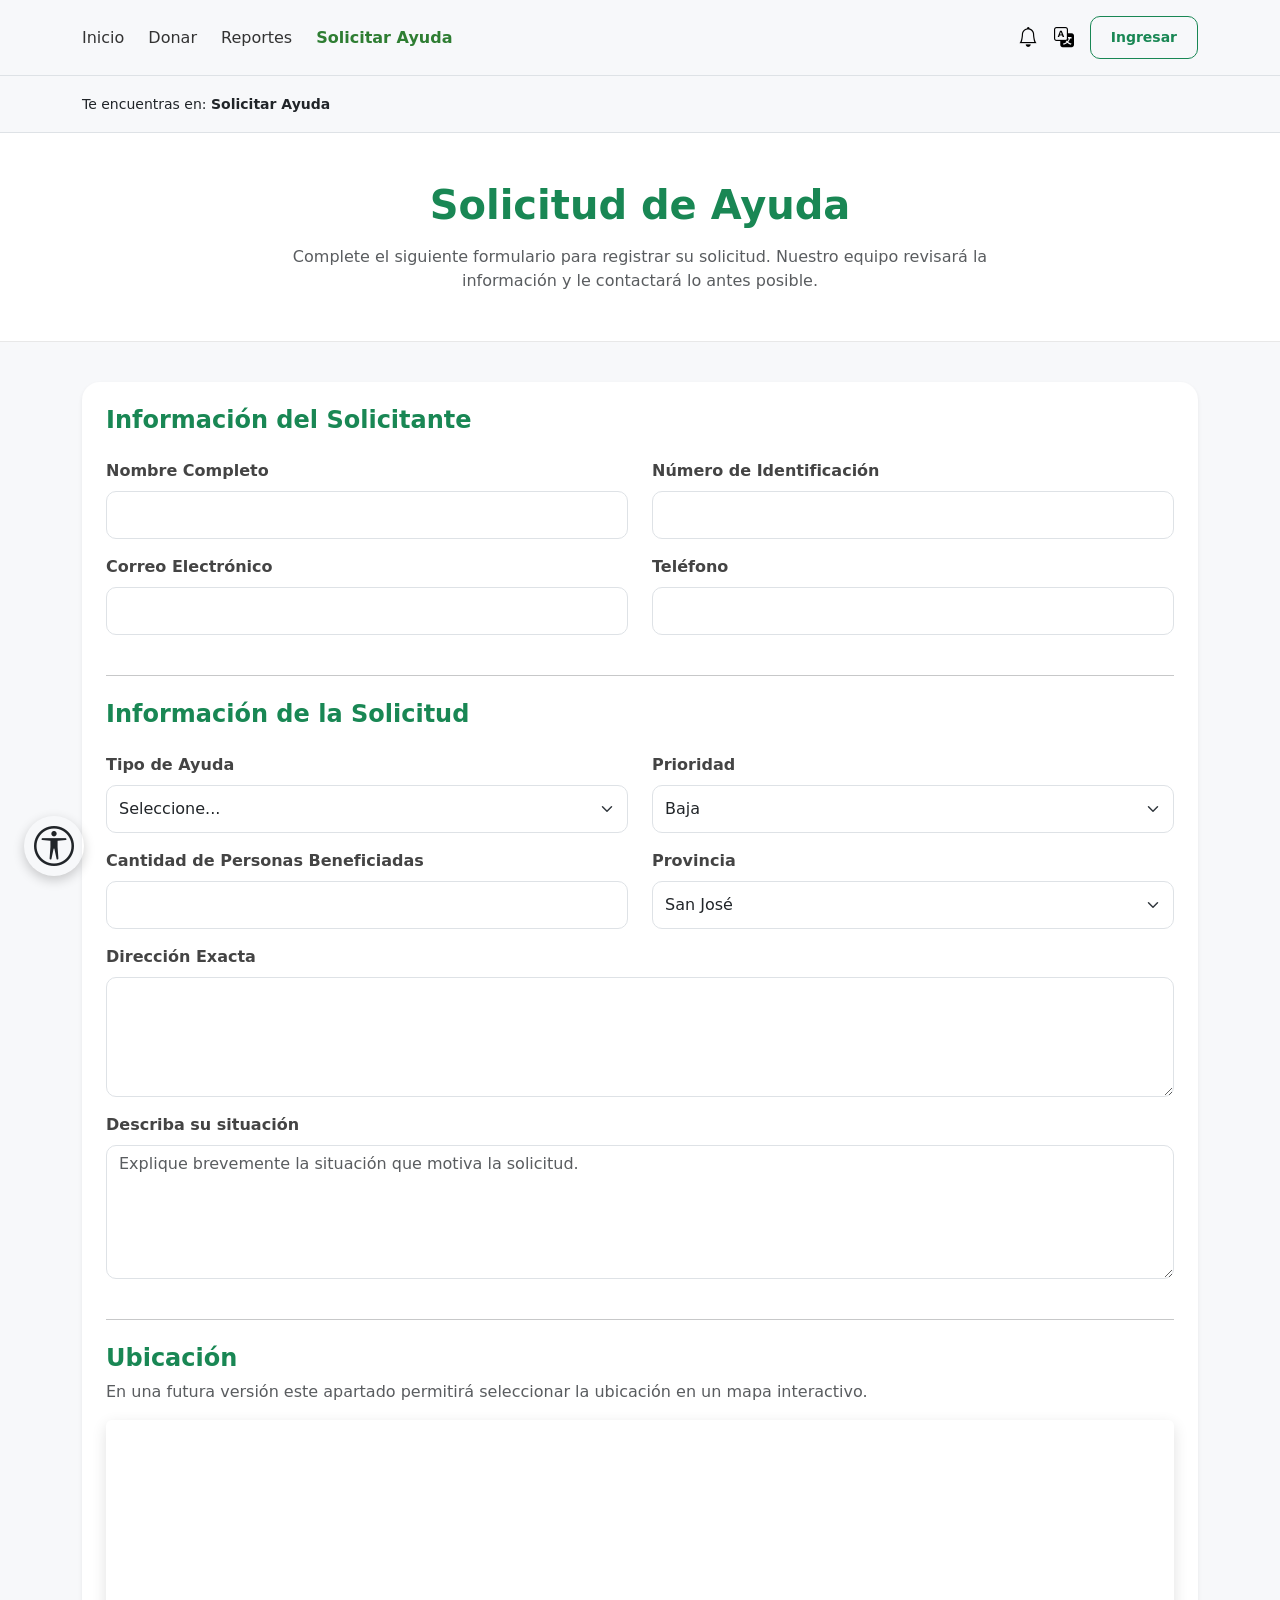
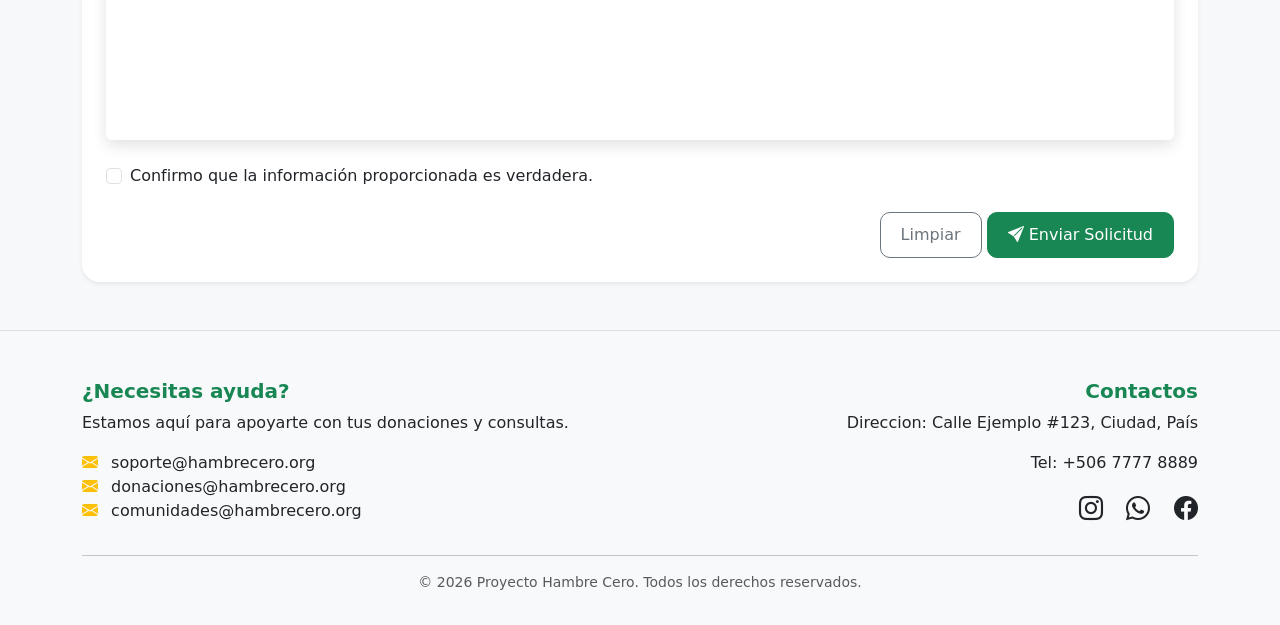
<file: pages/solicitar_apoyo.html>
<!-- Encargado de la página de solicitar ayuda:  Mary Paz-->
<!DOCTYPE html>
<html lang="es">

<head>

    <meta charset="UTF-8">
    <meta name="viewport" content="width=device-width, initial-scale=1.0">

    <title>Solicitar Ayuda | Hambre Cero</title>

    <!-- Bootstrap -->
    <link href="https://cdn.jsdelivr.net/npm/bootstrap@5.3.3/dist/css/bootstrap.min.css" rel="stylesheet">

    <!-- Bootstrap Icons -->
    <link rel="stylesheet"
        href="https://cdn.jsdelivr.net/npm/bootstrap-icons@1.11.3/font/bootstrap-icons.min.css">

    <!-- CSS -->
    <link rel="stylesheet" href="../public/css/global.css">
    <link rel="stylesheet" href="../public/css/solicitar_apoyo.css">

</head>

<body>


<header class="encabezado-principal border-bottom">

        <nav class="navegacion container d-flex justify-content-between align-items-center py-3">

            <ul class="enlaces-nav d-flex list-unstyled gap-4 mb-0">

                <li>
                    <a href="../index.html" class="text-decoration-none text-dark">
                        Inicio
                    </a>
                </li>

                <li>
                    <a href="../pages/donacion.html" class="text-decoration-none text-dark">
                        Donar
                    </a>
                </li>

                <li>
                    <a href="../pages/reportes.html" class="text-decoration-none text-dark">
                        Reportes
                    </a>
                </li>

                <li>
                    <a href="../pages/solicitar_apoyo.html" class="activo text-decoration-none">
                        Solicitar Ayuda
                    </a>
                </li>

                <li id="navAdminItem" class="d-none">
                    <a href="perfil/admin_dashboard.html" class="text-decoration-none text-dark">
                        Administración
                    </a>
                </li>

            </ul>

            <div class="iconos-nav d-flex gap-3 align-items-center">

                <a href="notificaciones.html" class="text-dark"><i class="bi bi-bell fs-5"></i></a>

                <i class="bi bi-translate fs-5"></i>

                <span id="navUsuarioInfo" class="fw-bold text-success d-none"></span>

                <a href="perfil/login.html" id="navIngresar" class="btn btn-outline-success btn-sm fw-bold">
                    Ingresar
                </a>

                <a href="#" id="navCerrarSesion" class="btn btn-outline-danger btn-sm fw-bold d-none">
                    Cerrar sesión
                </a>

            </div>

        </nav>

    </header>



    <div class="border-bottom py-3">

        <div class="container">

            <small>

                Te encuentras en:

                <strong>Solicitar Ayuda</strong>

            </small>

        </div>

    </div>



    <section class="hero-ayuda py-5">

        <div class="container text-center">

            <h1 class="fw-bold">

                Solicitud de Ayuda

            </h1>

            <p class="text-muted mt-3">

                Complete el siguiente formulario para registrar su solicitud.
                Nuestro equipo revisará la información y le contactará lo antes posible.

            </p>

        </div>

    </section>



    <section class="container mb-5">

        <form id="formAyuda">

            <div class="card shadow-sm">

                <div class="card-body p-4">

                    <h4 class="mb-4">

                        Información del Solicitante

                    </h4>

                    <div class="row">

                        <div class="col-md-6 mb-3">

                            <label class="form-label">

                                Nombre Completo

                            </label>

                            <input
                                type="text"
                                class="form-control"
                                id="nombre"
                                required>

                        </div>

                        <div class="col-md-6 mb-3">

                            <label class="form-label">

                                Número de Identificación

                            </label>

                            <input
                                type="text"
                                class="form-control"
                                id="cedula"
                                required>

                        </div>

                        <div class="col-md-6 mb-3">

                            <label class="form-label">

                                Correo Electrónico

                            </label>

                            <input
                                type="email"
                                class="form-control"
                                id="correo"
                                required>

                        </div>

                        <div class="col-md-6 mb-3">

                            <label class="form-label">

                                Teléfono

                            </label>

                            <input
                                type="tel"
                                class="form-control"
                                id="telefono"
                                required>

                        </div>

                    </div>

                    <hr class="my-4">

                    <h4 class="mb-4">

                        Información de la Solicitud

                    </h4>

                    <div class="row">

                        <div class="col-md-6 mb-3">

                            <label class="form-label">

                                Tipo de Ayuda

                            </label>

                            <select
                                class="form-select"
                                id="tipoAyuda"
                                required>

                                <option value="">

                                    Seleccione...

                                </option>

                                <option>

                                    Alimentos

                                </option>

                                <option>

                                    Donación Monetaria

                                </option>

                                <option>

                                    Canasta Básica

                                </option>

                                <option>

                                    Productos de Higiene

                                </option>

                            </select>

                        </div>

                        <div class="col-md-6 mb-3">

                            <label class="form-label">

                                Prioridad

                            </label>

                            <select
                                class="form-select"
                                id="prioridad">

                                <option>

                                    Baja

                                </option>

                                <option>

                                    Media

                                </option>

                                <option>

                                    Alta

                                </option>

                                <option>

                                    Urgente

                                </option>

                            </select>

                        </div>

                        <div class="col-md-6 mb-3">

                            <label class="form-label">

                                Cantidad de Personas Beneficiadas

                            </label>

                            <input
                                type="number"
                                class="form-control"
                                id="personas"
                                min="1"
                                required>

                        </div>

                        <div class="col-md-6 mb-3">

                            <label class="form-label">

                                Provincia

                            </label>

                            <select
                                class="form-select"
                                id="provincia">

                                <option>San José</option>
                                <option>Alajuela</option>
                                <option>Cartago</option>
                                <option>Heredia</option>
                                <option>Guanacaste</option>
                                <option>Puntarenas</option>
                                <option>Limón</option>

                            </select>

                        </div>

                        <div class="col-12 mb-3">

                            <label class="form-label">

                                Dirección Exacta

                            </label>

                            <textarea
                                class="form-control"
                                rows="3"
                                id="direccion"
                                required></textarea>

                        </div>

                        <div class="col-12 mb-3">

                            <label class="form-label">

                                Describa su situación

                            </label>

                            <textarea
                                class="form-control"
                                rows="5"
                                id="descripcion"
                                placeholder="Explique brevemente la situación que motiva la solicitud."
                                required></textarea>

                        </div>

                    </div>

                    <hr class="my-4">

                    <h4>

                        Ubicación

                    </h4>

                    <p class="text-muted">

                        En una futura versión este apartado permitirá seleccionar la ubicación en un mapa interactivo.

                    </p>

                    <div class="mapa-real rounded overflow-hidden">

                    <iframe
                        src="https://www.google.com/maps/embed?pb=!1m18!1m12!1m3!1d62879.67887503433!2d-84.15454515043318!3d9.935627678711823!2m3!1f0!2f0!3f0!3m2!1i1024!2i768!4f13.1!3m3!1m2!1s0x8fa0e342c50d15c5%3A0xe6746a6a9f11b882!2zU2FuIEpvc8Op!5e0!3m2!1ses-419!2scr!4v1783556938593!5m2!1ses-419!2scr"
                        width="100%"
                        height="320"
                        style="border:0;"
                        loading="lazy">
                    </iframe>

                </div>

                    <div class="form-check mt-4">

                        <input
                            class="form-check-input"
                            type="checkbox"
                            id="terminos"
                            required>

                        <label class="form-check-label">

                            Confirmo que la información proporcionada es verdadera.

                        </label>

                    </div>

                    <div class="text-end mt-4">

                        <button
                            type="reset"
                            class="btn btn-outline-secondary">

                            Limpiar

                        </button>

                        <button
                            type="submit"
                            class="btn btn-success">

                            <i class="bi bi-send-fill"></i>

                            Enviar Solicitud

                        </button>

                    </div>

                </div>

            </div>

        </form>

    </section>



    <div
        class="modal fade"
        id="modalSolicitud"
        tabindex="-1">

        <div class="modal-dialog modal-dialog-centered">

            <div class="modal-content">

                <div class="modal-header bg-success text-white">

                    <h5 class="modal-title">

                        Solicitud Registrada

                    </h5>

                </div>

                <div class="modal-body text-center">

                    <i class="bi bi-check-circle-fill text-success fs-1"></i>

                    <p class="mt-3">

                        Su solicitud fue enviada correctamente.

                        Nuestro equipo la revisará y se comunicará con usted.

                    </p>

                </div>

                <div class="modal-footer">

                    <button
                        class="btn btn-success"
                        data-bs-dismiss="modal">

                        Aceptar

                    </button>

                </div>

            </div>

        </div>

    </div>



   <button class="btn-accesibilidad position-fixed bottom-0 start-0 m-4 border-0 bg-transparent">

        <i class="bi bi-universal-access-circle fs-1 text-dark"></i>

    </button>

    <!-- FOOTER -->

        <footer class="bg-light border-top mt-5 pt-5 pb-3">
    <div class="container">
        <div class="row">
            <!-- Columna de Ayuda (Basado en el contenido de 6. Ayuda y Contactos (icono de info).png) -->
            <div class="col-md-6">
                <h5 class="text-success fw-bold">¿Necesitas ayuda?</h5>
                <p>Estamos aquí para apoyarte con tus donaciones y consultas.</p>
                <ul class="list-unstyled">
                    <li><i class="bi bi-envelope-fill text-warning me-2"></i> soporte@hambrecero.org</li>
                    <li><i class="bi bi-envelope-fill text-warning me-2"></i> donaciones@hambrecero.org</li>
                    <li><i class="bi bi-envelope-fill text-warning me-2"></i> comunidades@hambrecero.org</li>
                </ul>
            </div>

            <!-- Columna de Contactos -->
            <div class="col-md-6 text-md-end">
                <h5 class="text-success fw-bold">Contactos</h5>
                <p>Direccion: Calle Ejemplo #123, Ciudad, País</p>
                <p>Tel: +506 7777 8889</p>
                <div class="fs-4">
                    <a href="#" class="text-dark me-3"><i class="bi bi-instagram"></i></a>
                    <a href="#" class="text-dark me-3"><i class="bi bi-whatsapp"></i></a>
                    <a href="#" class="text-dark"><i class="bi bi-facebook"></i></a>
                </div>
            </div>
        </div>
        <hr>
        <p class="text-center text-muted small">&copy; 2026 Proyecto Hambre Cero. Todos los derechos reservados.</p>
    </div>
</footer>

    <script src="../public/js/solicitar_apoyo.js"></script>

    <script src="https://cdn.jsdelivr.net/npm/bootstrap@5.3.3/dist/js/bootstrap.bundle.min.js"></script>
    <script>window.API_BASE = "../api/";</script>
    <script src="../public/js/auth_header.js"></script>
</body>

</html>
</file>
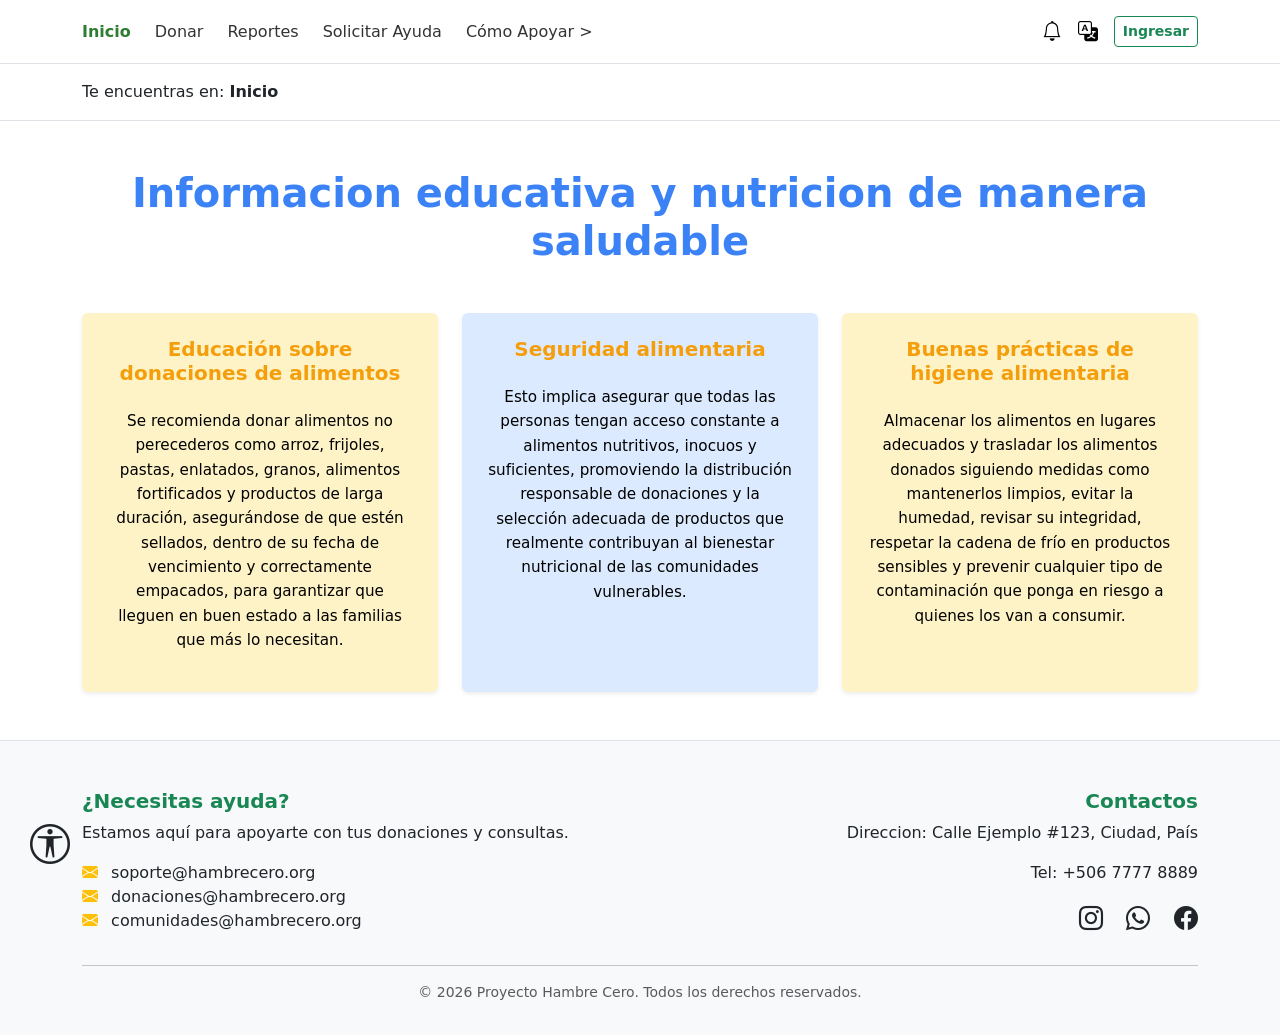
<file: pages/perfil/admin_dashboard.html>
<!-- Encargado de la página de administración: Mary Paz -->
 <!DOCTYPE html>
<html lang="es">

<head>

    <meta charset="UTF-8">
    <meta name="viewport" content="width=device-width, initial-scale=1.0">

    <title>Panel de Administración | Hambre Cero</title>

    
    <link href="https://cdn.jsdelivr.net/npm/bootstrap@5.3.3/dist/css/bootstrap.min.css" rel="stylesheet">


    <link rel="stylesheet"
        href="https://cdn.jsdelivr.net/npm/bootstrap-icons@1.11.3/font/bootstrap-icons.min.css">


    <link rel="stylesheet" href="../../public/css/global.css">
    <link rel="stylesheet" href="../../public/css/admin_dashboard.css">

</head>

<body>

    <script>
        (async function () {
            try {
                const res = await fetch("../../api/sesion.php");
                const datos = await res.json();

                if (!datos.logueado || datos.usuario.rol !== "ADMIN") {
                    alert("Esta sección es exclusiva para administradores.");
                    window.location.href = "../../index.html";
                }
            } catch (error) {
                window.location.href = "../../index.html";
            }
        })();
    </script>

    <header class="encabezado-principal border-bottom">

        <nav class="navegacion container d-flex justify-content-between align-items-center py-3">

            <ul class="enlaces-nav d-flex list-unstyled gap-4 mb-0">

                <li>
                    <a href="../../index.html" class="text-decoration-none text-dark">
                        Inicio
                    </a>
                </li>

                <li>
                    <a href="../donacion.html" class="text-decoration-none text-dark">
                        Donar
                    </a>
                </li>

                <li>
                    <a href="../reportes.html" class="text-decoration-none text-dark">
                        Reportes
                    </a>
                </li>

                <li>
                    <a href="../solicitar_apoyo.html" class="text-decoration-none text-dark">
                        Solicitar Ayuda
                    </a>
                </li>

                <li>
                    <a href="../como_apoyar.html" class="text-decoration-none text-dark">
                        Cómo Apoyar >
                    </a>
                </li>
                <li id="navAdminItem">
                    <a href="admin_dashboard.html" class="activo text-decoration-none">
                        Administración
                    </a>
                </li>

            </ul>

            <div class="iconos-nav d-flex gap-3 align-items-center">

                <a href="../notificaciones.html" class="text-dark"><i class="bi bi-bell fs-5"></i></a>

                <i class="bi bi-translate fs-5"></i>

                <span id="navUsuarioInfo" class="fw-bold text-success d-none"></span>

                <a href="login.html" id="navIngresar" class="btn btn-outline-success btn-sm fw-bold">
                    Ingresar
                </a>

                <a href="#" id="navCerrarSesion" class="btn btn-outline-danger btn-sm fw-bold d-none">
                    Cerrar sesión
                </a>

            </div>

        </nav>

    </header>


    <div class="indicador-ruta border-bottom py-3">

        <div class="container">

            <p class="mb-0">

                Te encuentras en:

                <strong>
                    Panel de Administración
                </strong>

            </p>

        </div>

    </div>

  

    <main class="container my-5">

        <div class="d-flex justify-content-between align-items-center flex-wrap mb-4">

            <div>

                <h2 class="fw-bold">

                    Panel de Administración

                </h2>

                <p class="text-muted">

                    Administre usuarios, solicitudes y donaciones del sistema.

                </p>

            </div>

            <button class="btn btn-success" id="btnActualizarPanel">

                <i class="bi bi-arrow-clockwise"></i>

                Actualizar Información

            </button>

        </div>

       

        <div class="row g-4 mb-5">

            <div class="col-md-3">

                <div class="card shadow-sm tarjeta-resumen">

                    <div class="card-body text-center">

                        <i class="bi bi-people-fill icono-resumen"></i>

                        <h2 id="usuarios">

                            248

                        </h2>

                        <p>

                            Usuarios

                        </p>

                    </div>

                </div>

            </div>

            <div class="col-md-3">

                <div class="card shadow-sm tarjeta-resumen">

                    <div class="card-body text-center">

                        <i class="bi bi-heart-fill icono-resumen"></i>

                        <h2 id="donaciones">

                            176

                        </h2>

                        <p>

                            Donaciones

                        </p>

                    </div>

                </div>

            </div>

            <div class="col-md-3">

                <div class="card shadow-sm tarjeta-resumen">

                    <div class="card-body text-center">

                        <i class="bi bi-envelope-paper-fill icono-resumen"></i>

                        <h2 id="solicitudes">

                            41

                        </h2>

                        <p>

                            Solicitudes

                        </p>

                    </div>

                </div>

            </div>

            <div class="col-md-3">

                <div class="card shadow-sm tarjeta-resumen">

                    <div class="card-body text-center">

                        <i class="bi bi-box-seam-fill icono-resumen"></i>

                        <h2 id="entregasPorcentaje">

                            92%

                        </h2>

                        <p>

                            Entregas Completadas

                        </p>

                    </div>

                </div>

            </div>

        </div>

       

        <div class="card shadow-sm mb-5">

            <div class="card-header bg-success text-white">

                <div class="d-flex justify-content-between align-items-center">

                    <h5 class="mb-0">

                        Solicitudes de Ayuda

                    </h5>

                    <input class="form-control w-25"
                        id="buscarSolicitud"
                        placeholder="Buscar">

                </div>

            </div>

            <div class="table-responsive">

                <table class="table table-hover align-middle mb-0">

                    <thead class="table-light">

                        <tr>

                            <th>ID</th>

                            <th>Solicitante</th>

                            <th>Tipo</th>

                            <th>Cantón</th>

                            <th>Estado</th>

                            <th>Acciones</th>

                        </tr>

                    </thead>

                    <tbody id="tablaSolicitudes">

                        

                    </tbody>

                </table>

            </div>

        </div>

        <div class="card shadow-sm mb-5">

            <div class="card-header bg-warning">
                Enviar notificación a todos los usuarios
            </div>

            <div class="card-body">

                <form id="formNotificacion" class="row g-3">

                    <div class="col-md-4">
                        <label class="form-label">Título</label>
                        <input type="text" class="form-control" id="notifTitulo" required>
                    </div>

                    <div class="col-md-3">
                        <label class="form-label">Tipo</label>
                        <select class="form-select" id="notifTipo">
                            <option value="CAMPANA">Campaña</option>
                            <option value="HORARIO">Horario de recolecta</option>
                            <option value="INFO">Información</option>
                        </select>
                    </div>

                    <div class="col-md-5">
                        <label class="form-label">Mensaje</label>
                        <input type="text" class="form-control" id="notifMensaje" required>
                    </div>

                    <div class="col-12">
                        <button type="submit" class="btn btn-success">
                            <i class="bi bi-megaphone"></i> Enviar a todos
                        </button>
                    </div>

                </form>

            </div>

        </div>

     

        <div class="row">

            <!-- Usuarios -->

            <div class="col-lg-6 mb-4">

                <div class="card shadow-sm h-100">

                    <div class="card-header bg-primary text-white">

                        Usuarios Registrados

                    </div>

                    <div class="card-body">

                        <ul class="list-group" id="listaUsuarios">

                            <li class="list-group-item d-flex justify-content-between">

                                María González

                                <span class="badge bg-success">

                                    Activo

                                </span>

                            </li>

                            <li class="list-group-item d-flex justify-content-between">

                                Carlos Mora

                                <span class="badge bg-success">

                                    Activo

                                </span>

                            </li>

                            <li class="list-group-item d-flex justify-content-between">

                                Fundación Vida

                                <span class="badge bg-warning">

                                    Pendiente

                                </span>

                            </li>

                            <li class="list-group-item d-flex justify-content-between">

                                Banco de Alimentos

                                <span class="badge bg-success">

                                    Activo

                                </span>

                            </li>

                        </ul>

                    </div>

                </div>

            </div>

            

            <div class="col-lg-6 mb-4">

                <div class="card shadow-sm h-100">

                    <div class="card-header bg-warning">

                        Últimas Donaciones

                    </div>

                    <div class="card-body" id="listaDonaciones">

                        <div class="mb-3">

                            <strong>

                                Supermercado XYZ

                            </strong>

                            <br>

                            150 Kg de alimentos

                        </div>

                        <div class="mb-3">

                            <strong>

                                Empresa ABC

                            </strong>

                            <br>

                            ₡350.000

                        </div>

                        <div>

                            <strong>

                                Comunidad San Rafael

                            </strong>

                            <br>

                            60 Canastas

                        </div>

                    </div>

                </div>

            </div>

        </div>

        <div class="card shadow-sm mb-5" id="tarjetaVoluntarios">

            <div class="card-header bg-success text-white">
                Voluntarios y Solicitudes de "Cómo Apoyar"
            </div>

            <div class="card-body">

                <table class="table table-hover align-middle">
                    <thead>
                        <tr>
                            <th>Nombre</th>
                            <th>Contacto</th>
                            <th>Tipo de apoyo</th>
                            <th>Disponibilidad</th>
                            <th>Fecha</th>
                        </tr>
                    </thead>
                    <tbody id="tablaVoluntarios">
                        <tr><td colspan="5" class="text-center text-muted">Cargando...</td></tr>
                    </tbody>
                </table>

            </div>

        </div>

    </main>
<!-- MODAL INFORMACION SOLICITUD -->->

<div class="modal fade" id="modalSolicitudAdmin" tabindex="-1">

    <div class="modal-dialog modal-lg modal-dialog-centered">

        <div class="modal-content">


            <div class="modal-header bg-success text-white">

                <h5 class="modal-title">

                    Información de Solicitud

                </h5>


                <button 
                type="button"
                class="btn-close"
                data-bs-dismiss="modal">
                </button>

            </div>



            <div class="modal-body">


                <div class="row">


                    <div class="col-md-6">

                        <p>
                            <strong>Nombre:</strong>
                            <span id="infoNombre"></span>
                        </p>


                        <p>
                            <strong>Cédula:</strong>
                            <span id="infoCedula"></span>
                        </p>


                        <p>
                            <strong>Correo:</strong>
                            <span id="infoCorreo"></span>
                        </p>


                        <p>
                            <strong>Teléfono:</strong>
                            <span id="infoTelefono"></span>
                        </p>


                        <p>
                            <strong>Provincia:</strong>
                            <span id="infoProvincia"></span>
                        </p>


                    </div>



                    <div class="col-md-6">


                        <p>
                            <strong>Tipo de ayuda:</strong>
                            <span id="infoTipo"></span>
                        </p>


                        <p>
                            <strong>Prioridad:</strong>
                            <span id="infoPrioridad"></span>
                        </p>


                        <p>
                            <strong>Personas:</strong>
                            <span id="infoPersonas"></span>
                        </p>


                        <p>
                            <strong>Fecha:</strong>
                            <span id="infoFecha"></span>
                        </p>


                        <p>
                            <strong>Estado:</strong>
                            <span id="infoEstado"></span>
                        </p>


                    </div>


                    <div class="col-12">


                        <hr>


                        <p>

                            <strong>Dirección:</strong>

                            <br>

                            <span id="infoDireccion"></span>

                        </p>



                        <p>

                            <strong>Descripción:</strong>

                            <br>

                            <span id="infoDescripcion"></span>

                        </p>


                    </div>


                </div>



            </div>



            <div class="modal-footer">


                <button 
                class="btn btn-danger"
                id="btnRechazarModal">

                    <i class="bi bi-x-circle"></i>

                    Rechazar

                </button>



                <button 
                class="btn btn-success"
                id="btnAprobarModal">

                    <i class="bi bi-check-circle"></i>

                    Aprobar

                </button>


            </div>


        </div>

    </div>

</div>
   

    <button class="btn-accesibilidad position-fixed bottom-0 start-0 m-4 border-0 bg-transparent">

        <i class="bi bi-universal-access-circle fs-1 text-dark"></i>

    </button>

   

    <script src="https://cdn.jsdelivr.net/npm/bootstrap@5.3.3/dist/js/bootstrap.bundle.min.js"></script>

        <footer class="bg-light border-top mt-5 pt-5 pb-3">
    <div class="container">
        <div class="row">
            <!-- Columna de Ayuda (Basado en el contenido de 6. Ayuda y Contactos (icono de info).png) -->
            <div class="col-md-6">
                <h5 class="text-success fw-bold">¿Necesitas ayuda?</h5>
                <p>Estamos aquí para apoyarte con tus donaciones y consultas.</p>
                <ul class="list-unstyled">
                    <li><i class="bi bi-envelope-fill text-warning me-2"></i> soporte@hambrecero.org</li>
                    <li><i class="bi bi-envelope-fill text-warning me-2"></i> donaciones@hambrecero.org</li>
                    <li><i class="bi bi-envelope-fill text-warning me-2"></i> comunidades@hambrecero.org</li>
                </ul>
            </div>

            <!-- Columna de Contactos -->
            <div class="col-md-6 text-md-end">
                <h5 class="text-success fw-bold">Contactos</h5>
                <p>Direccion: Calle Ejemplo #123, Ciudad, País</p>
                <p>Tel: +506 7777 8889</p>
                <div class="fs-4">
                    <a href="#" class="text-dark me-3"><i class="bi bi-instagram"></i></a>
                    <a href="#" class="text-dark me-3"><i class="bi bi-whatsapp"></i></a>
                    <a href="#" class="text-dark"><i class="bi bi-facebook"></i></a>
                </div>
            </div>
        </div>
        <hr>
        <p class="text-center text-muted small">&copy; 2026 Proyecto Hambre Cero. Todos los derechos reservados.</p>
    </div>
</footer>

    <script>window.API_BASE = "../../api/";</script>
    <script src="../../public/js/auth_header.js"></script>
    <script src="../../public/js/admin_dashboard.js"></script>

    <script src="https://cdn.jsdelivr.net/npm/bootstrap@5.3.3/dist/js/bootstrap.bundle.min.js"></script>

</body>

</html>
</file>
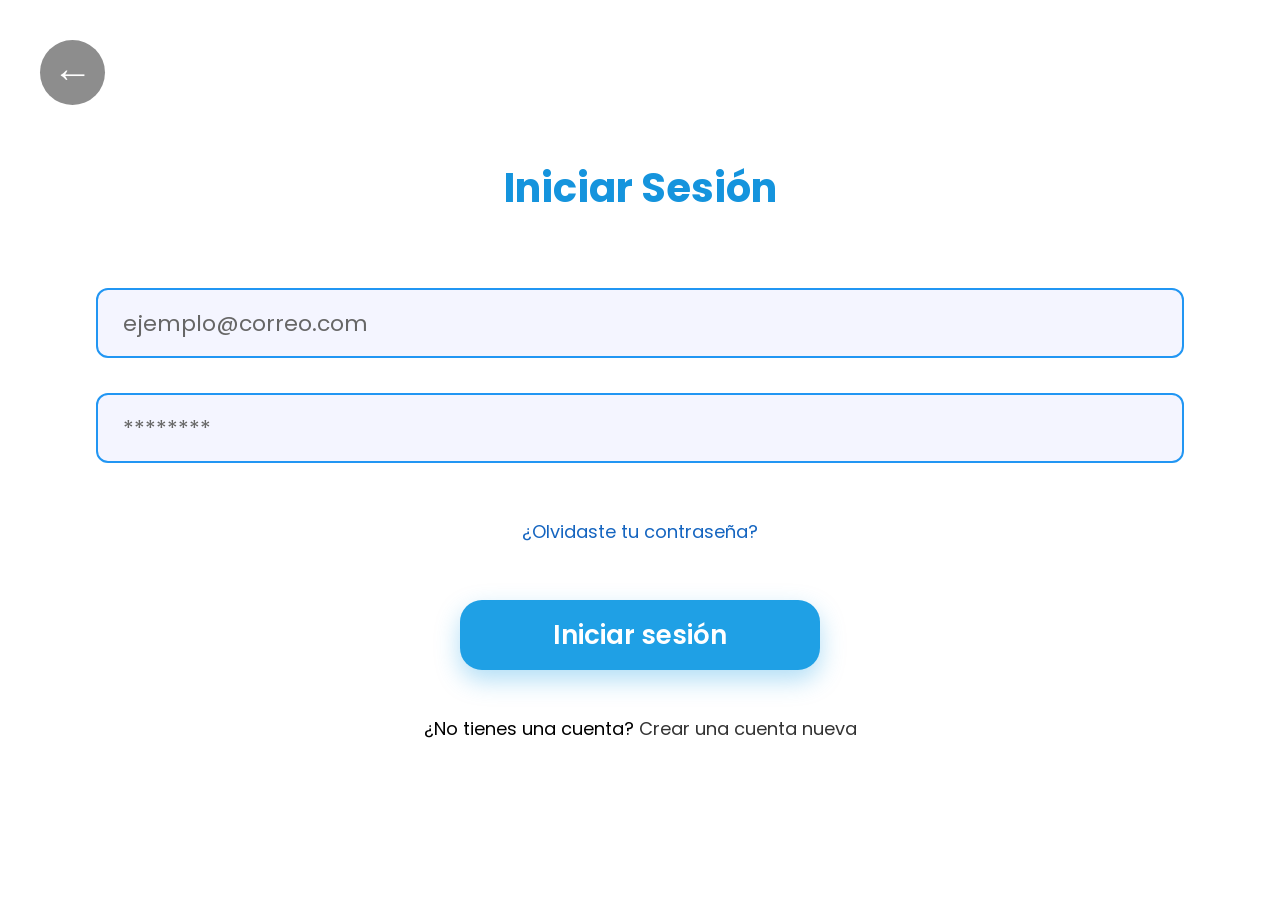
<file: pages/perfil/login.html>
<!-- Encargado de la página de login: Nicole Montenegro -->
<!DOCTYPE html>
<html lang="es">
<head>
    <link rel="preconnect" href="https://fonts.googleapis.com">
    <link rel="preconnect" href="https://fonts.gstatic.com" crossorigin>
    <link href="https://fonts.googleapis.com/css2?family=Poppins:wght@300;400;500;600;700&display=swap" rel="stylesheet">

    <link rel="stylesheet" href="../../public/css/login.css">
    <meta charset="UTF-8">
    <meta name="viewport" content="width=device-width, initial-scale=1.0">
    <title>Iniciar Sesión</title>

    <link rel="stylesheet" href="../../public/css/login.css">
</head>
<body>
    
    <!-- Botón regresar -->
   <a href="../../index.html" class="back-button">
    &#8592;
    </a>

    <main class="login-container">

        <section class="login-card">

            <h1>Iniciar Sesión</h1>

            <form id="loginForm">

                <div class="input-group">
                    <label for="correo">Correo electrónico</label>
                    <input
                        type="email"
                        id="correo"
                        name="correo"
                        placeholder="ejemplo@correo.com"
                        required
                    >
                </div>

                <div class="input-group">
                    <label for="password">Contraseña</label>
                    <input
                        type="password"
                        id="password"
                        name="password"
                        placeholder="********"
                        required
                    >
                </div>

                <a href="#" class="forgot-password">
                    ¿Olvidaste tu contraseña?
                </a>

                <button type="submit">
                    Iniciar sesión
                </button>

            </form>

            <p class="register-link">
                ¿No tienes una cuenta?
                <a href="registro.html">Crear una cuenta nueva</a>
            </p>

        </section>

    </main>

    <script src="../../public/js/login.js"></script>

</body>
</html>
</file>
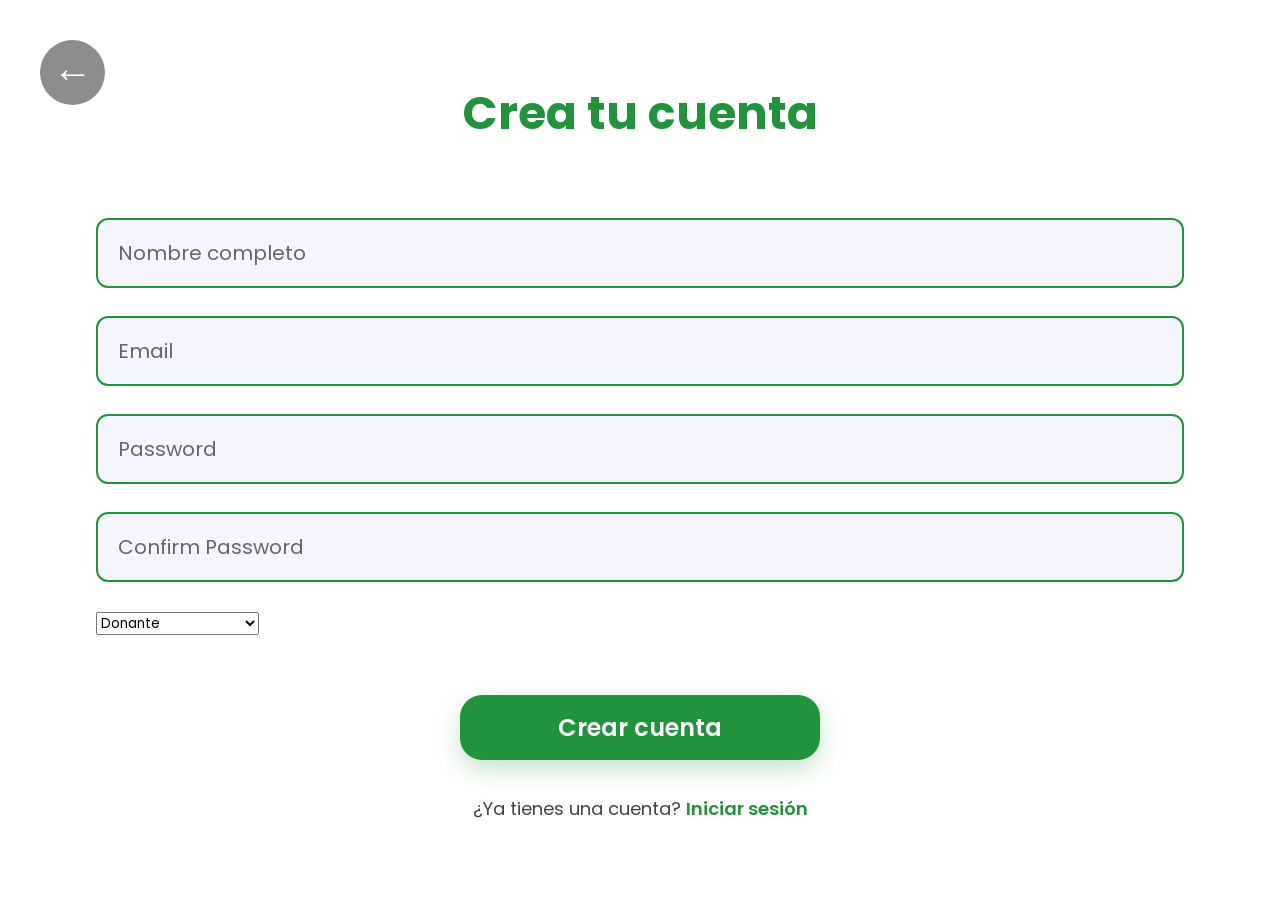
<file: pages/perfil/registro.html>
<!-- Encargado de la página de registro: Nicole Montenegro -->

<!DOCTYPE html>
<html lang="es">

<head>
    <meta charset="UTF-8">
    <meta name="viewport" content="width=device-width, initial-scale=1.0">

    <title>Crear cuenta</title>

    <!-- Google Fonts -->
    <link rel="preconnect" href="https://fonts.googleapis.com">
    <link rel="preconnect" href="https://fonts.gstatic.com" crossorigin>
    <link href="https://fonts.googleapis.com/css2?family=Poppins:wght@300;400;500;600;700&display=swap" rel="stylesheet">

    <!-- Estilos -->
    <link rel="stylesheet" href="../../public/css/registro.css">
</head>

<body>

    <!-- Botón regresar -->
    <a href="login.html" class="back-button">
        &#8592;
    </a>

    <main class="registro-container">

        <section class="registro-card">

            <h1>Crea tu cuenta</h1>

            <form id="registroForm">

                <!-- Nombre -->
                <div class="input-group">
                    <label for="nombre">Nombre completo</label>
                    <input
                        type="text"
                        id="nombre"
                        name="nombre"
                        placeholder="Nombre completo"
                        required>
                </div>

                <!-- Correo -->
                <div class="input-group">
                    <label for="correo">Correo electrónico</label>
                    <input
                        type="email"
                        id="correo"
                        name="correo"
                        placeholder="Email"
                        required>
                </div>

                <!-- Contraseña -->
                <div class="input-group">
                    <label for="password">Contraseña</label>
                    <input
                        type="password"
                        id="password"
                        name="password"
                        placeholder="Password"
                        required>
                </div>

                <!-- Confirmar contraseña -->
                <div class="input-group">
                    <label for="confirmPassword">Confirmar contraseña</label>
                    <input
                        type="password"
                        id="confirmPassword"
                        name="confirmPassword"
                        placeholder="Confirm Password"
                        required>
                </div>

                <!-- Rol -->
                <div class="input-group">
                    <label for="rol">¿Cómo quieres participar?</label>
                    <select id="rol" name="rol" required>
                        <option value="DONANTE">Donante</option>
                        <option value="SOLICITANTE">Solicitante de ayuda</option>
                        <option value="VOLUNTARIO">Voluntario</option>
                        <option value="ORGANIZACION">Organización</option>
                    </select>
                </div>

                <button type="submit">
                    Crear cuenta
                </button>

            </form>

            <p class="login-link">
                ¿Ya tienes una cuenta?
                <a href="login.html">Iniciar sesión</a>
            </p>

        </section>

    </main>

    <script src="../../public/js/registro.js"></script>

</body>

</html>
</file>
<file: public/css/global.css>
/* Este archivo CSS contiene estilos globales para la navegación y accesibilidad del sitio web. */
/* Encargado del estilo css global: Monica Garcia Garcia */

/* 1. VARIABLES GLOBALES */
:root {
    --color-verde-activo: #2E7D32; 
    --color-texto-nav: #333333;
    --fuente-principal: 'Segoe UI', system-ui, sans-serif;
}

body {
    font-family: var(--fuente-principal);
}

/* 2. ENLACES DE NAVEGACIÓN */
.enlaces-nav a {
    color: var(--color-texto-nav) !important; /* Usamos !important para anular el text-dark de Bootstrap */
    font-weight: 500;
    transition: color 0.3s ease;
}

/* Efecto al pasar el mouse por cualquier enlace */
.enlaces-nav a:hover {
    color: var(--color-verde-activo) !important;
}

/* EFECTO VERDE PARA LA PÁGINA ACTUAL */
.enlaces-nav a.activo {
    color: var(--color-verde-activo) !important;
    font-weight: bold;
}

/* 3. ÍCONOS DEL MENÚ Y ACCESIBILIDAD */
.iconos-nav i {
    color: #000;
    cursor: pointer;
    transition: transform 0.2s ease, color 0.3s ease;
}

/* Que los íconos también se pongan verdes y hagan un leve zoom al tocarlos */
.iconos-nav i:hover {
    color: var(--color-verde-activo);
    transform: scale(1.1); 
}

.btn-accesibilidad i {
    transition: color 0.3s ease;
}

.btn-accesibilidad:hover i {
    color: var(--color-verde-activo) !important;
}
</file>
<file: public/css/inicio.css>
/* Encargado del estilo css inicio: Monica Garcia Garcia */

/* ESTILOS ESPECÍFICOS DEL INICIO */

/* Títulos principales */
.titulo-azul {
    color: #3B82F6; 
}

.titulo-naranja {
    color: #F59E0B;
}

/* Colores de fondo de las tarjetas */
.fondo-amarillo {
    background-color: #FEF3C7; 
}

.fondo-azul {
    background-color: #DBEAFE; 
}

/* Ajuste del texto de los párrafos dentro de las tarjetas */
.tarjeta p {
    font-size: 0.95rem;
    line-height: 1.6;
    color: #000;
}
</file>
<file: public/css/como_apoyar.css>
.enlace-activo {
    color: #16a34a !important;
}

.titulo-seccion {
    color: #ea580c; 
    font-size: 28px;
}

.contenedor-texto {
    max-width: 850px; 
    line-height: 1.6;
}

.boton-accion {
    background-color: #f97316 !important; 
    color: #ffffff !important;            
    border-radius: 50px !important; 
    border: none !important; 
    min-width: 180px; 
    font-size: 16px;
    display: inline-flex;
    align-items: center;
    justify-content: center;
    text-decoration: none;
}

.boton-accion:hover {
    background-color: #ea580c !important; 
    color: #ffffff !important;
}

.boton-participar {
    border-radius: 50px; 
    min-width: 180px; 
    font-size: 16px;
}

.contenedor-formulario {
    max-width: 500px;
}

.icono-exito {
    font-size: 3rem;
}
</file>
<file: public/css/donacion.css>
/* BANNER HERO DEGRADADO */
.hero-banner {
    position: relative;
    height: 250px;
    background: linear-gradient(to right, #F5A623 35%, rgba(245, 166, 35, 0.6) 60%, transparent 100%), 
                url('../img/fondo donacion.png');
    background-size: cover;
    background-position: center;
    display: flex;
    align-items: center;
}

.texto-banner {
    color: white;
    font-weight: 900;
    font-family: 'Arial Black', sans-serif;
    letter-spacing: 1px;
}

.fondo-rojo-texto {
    background-color: #E32619;
    color: white;
    font-weight: 900;
    padding: 5px 15px;
    font-size: 2rem;
    font-family: 'Arial Black', sans-serif;
}

/* FORMULARIO Y COLORES BASE */
.fondo-crema {
    background-color: #FDF9F1;
}

.form-control {
    border: 1px solid #e0dcd2;
    background-color: white;
}

/* SISTEMA DE PESTAÑAS Y OPCIONES */
.nav-tabs .nav-link {
    color: #555;
    background-color: #f8f9fa;
    border: 1px solid #dee2e6;
    border-bottom: none;
    margin-right: 5px;
    border-radius: 8px 8px 0 0;
    transition: all 0.3s ease;
}

.nav-tabs .nav-link:hover {
    background-color: #e9ecef;
}

.nav-tabs .nav-link.active, 
.nav-tabs .nav-link.activo-custom {
    color: #198754 !important; 
    background-color: white;
    border-color: #dee2e6 #dee2e6 white;
    border-bottom: 2px solid white;
    margin-bottom: -1px;
}

/* Utilidades adicionales */
.cursor-pointer {
    cursor: pointer;
}

.d-none {
    display: none !important;
}

/* TARJETAS DE IMPACTO */
.btn-group .btn {
    border-radius: 8px;
}

.tarjeta-donacion {
    transition: all 0.2s ease;
    background-color: #f8f9fa;
    height: 100%;
}

.tarjeta-donacion:hover {
    border-color: #198754 !important;
    transform: translateY(-3px);
    box-shadow: 0 5px 15px rgba(25, 135, 84, 0.1);
}

.tarjeta-donacion.activo {
    border-color: #198754 !important;
    background-color: #e8f5e9;
    box-shadow: 0 0 0 2px rgba(25, 135, 84, 0.3);
}

/* BOTÓN DONAR */
.btn-donar {
    background-color: #92C020; 
    color: white;
    border-radius: 8px;
    border: none;
    transition: background-color 0.3s ease;
}

.btn-donar:hover {
    background-color: #7a9f1a;
    color: white;
}
/* Ocultar flechas de contador en inputs number */
input::-webkit-outer-spin-button,
input::-webkit-inner-spin-button {
    -webkit-appearance: none;
    margin: 0;
}
input[type=number] {
    -moz-appearance: textfield; 
    appearance: textfield;
}
</file>
<file: public/css/notificaciones.css>
.icono-notificacion-activa {
    color: #16a34a;
}

.ruta-texto {
    font-size: 14px;
}

.boton-regresar {
    width: 44px; 
    height: 44px; 
    background-color: #64748b; 
    border: none;
}

.boton-regresar:hover {
    background-color: #475569;
}

.titulo-notificaciones {
    color: #16a34a; 
    font-size: 28px; 
    letter-spacing: -0.5px;
}

.texto-vacio {
    color: #4b5563 !important;
}
</file>
<file: public/css/reportes.css>
/* ==========================================================================
   ESTILOS ESPECÍFICOS - MÓDULO DE REPORTES (PROYECTO HAMBRE CERO)
   Encargado del módulo: Jorge Andres Duarte
   ========================================================================== */

:root {
    --verde-recolectados: #1b7b34;
    /* Verde institucional Hambre Cero */
    --naranja-entregados: #f38b1b;
    /* Naranja vibrante para entregas */
    --azul-desperdiciados: #1aa1d8;
    /* Azul para mermas */
    --fondo-filas: #fcfbf9;
    /* Tono crema suave para tablas */
}

/* ==========================================================================
   ESTILOS DE LA TABLA ANALÍTICA DE REPORTES
   ========================================================================== */
.tabla-reportes {
    background-color: var(--fondo-filas);
    border-collapse: separate;
    border-spacing: 0;
    border: 1px solid #dee2e6;
}

/* Colores en encabezados tal como lo indica el Prototipo 3. Reportes.png */
.tabla-reportes thead th.col-recolectados {
    background-color: var(--verde-recolectados) !important;
    color: #ffffff !important;
    border-color: var(--verde-recolectados);
}

.tabla-reportes thead th.col-entregados {
    background-color: var(--naranja-entregados) !important;
    color: #ffffff !important;
    border-color: var(--naranja-entregados);
}

.tabla-reportes thead th.col-desperdiciados {
    background-color: var(--azul-desperdiciados) !important;
    color: #ffffff !important;
    border-color: var(--azul-desperdiciados);
}

/* Formato interior de celdas */
.tabla-reportes tbody td {
    padding: 16px 20px;
    font-size: 1.05rem;
    vertical-align: middle;
    background-color: #fffaf4;
    border-color: #e9ecef;
}

.tabla-reportes tbody tr:hover td {
    background-color: #f1ebd8;
    transition: background-color 0.2s ease-in-out;
}

/* Flex para separar Cantidad y Fecha como en el prototipo */
.celda-flex {
    display: flex;
    justify-content: space-between;
    align-items: center;
    padding: 0 10px;
}

.celda-flex .cantidad {
    font-weight: 600;
    color: #2b2b2b;
}

.celda-flex .fecha {
    color: #6c757d;
    font-size: 0.95rem;
}

/* ==========================================================================
   BOTONES Y CONTROLES INTERACTIVOS
   ========================================================================== */
.btn-naranja {
    background-color: var(--naranja-entregados);
    color: #ffffff;
    border: none;
    transition: all 0.3s ease;
}

.btn-naranja:hover {
    background-color: #d9770f;
    color: #ffffff;
    transform: translateY(-2px);
}

.btn-verde {
    background-color: var(--verde-recolectados);
    color: #ffffff;
    border: none;
    transition: all 0.3s ease;
}

.btn-verde:hover {
    background-color: #145c26;
    color: #ffffff;
    transform: translateY(-2px);
}

/* ==========================================================================
   ADAPTACIÓN MÓVIL (RESPONSIVE DESIGN)
   ========================================================================== */
@media (max-width: 768px) {
    .celda-flex {
        flex-direction: column;
        gap: 4px;
        text-align: center;
    }

    .celda-flex .fecha {
        font-size: 0.85rem;
    }
}
</file>
<file: public/css/solicitar_apoyo.css>
/*<!-- Encargado de la página de solicitar ayuda:  Mary Paz-->*/

body{

    background:#f7f8fa;

}



.hero-ayuda{

    background:#ffffff;
    border-bottom:1px solid #e8e8e8;
    margin-bottom:40px;

}

.hero-ayuda h1{

    color:#198754;
    font-weight:700;

}

.hero-ayuda p{

    max-width:700px;
    margin:auto;

}



.card{

    border:none;
    border-radius:18px;
    box-shadow:0 10px 25px rgba(0,0,0,.08);

}

.card-body{

    padding:40px;

}



h4{

    color:#198754;
    font-weight:600;

}



.form-label{

    font-weight:600;
    color:#444;

}



.form-control,
.form-select{

    border-radius:10px;
    min-height:48px;

}

.form-control:focus,
.form-select:focus{

    border-color:#198754;
    box-shadow:0 0 0 .15rem rgba(25,135,84,.20);

}

textarea.form-control{

    min-height:120px;
    resize:vertical;

}



.mapa-placeholder{

    background:#eef3ef;
    border:2px dashed #198754;
    height:250px;

    display:flex;
    flex-direction:column;

    justify-content:center;
    align-items:center;

    color:#198754;

    font-size:18px;

}

.mapa-placeholder i{

    font-size:60px;
    margin-bottom:15px;

}



.form-check{

    margin-top:15px;

}

.form-check-input{

    cursor:pointer;

}

.form-check-label{

    cursor:pointer;

}



.btn{

    border-radius:10px;
    padding:10px 20px;
    transition:.25s;

}

.btn-success:hover{

    transform:translateY(-2px);

}

.btn-outline-secondary:hover{

    transform:translateY(-2px);

}

/* MODAL */

.modal-content{

    border:none;
    border-radius:18px;

}

.modal-header{

    border-radius:18px 18px 0 0;

}

.modal-body i{

    font-size:70px;

}



.btn-accesibilidad{

    position:fixed;

    left:20px;
    bottom:20px;

    width:60px;
    height:60px;

    border:none;

    border-radius:50%;

    background:white;

    box-shadow:0 4px 12px rgba(0,0,0,.20);

    cursor:pointer;

    z-index:999;

}

.btn-accesibilidad i{

    font-size:35px;
    color:#198754;

}

/* FOOTER */

footer{

    margin-top:70px;

}

footer h5{

    color:#198754;

}

footer a{

    color:#198754;
    text-decoration:none;

}

footer a:hover{

    text-decoration:underline;

}



.card{

    transition:.30s;

}

.card:hover{

    transform:translateY(-4px);

}



@media(max-width:992px){

    .card-body{

        padding:30px;

    }

}

@media(max-width:768px){

    .hero-ayuda{

        padding:40px 20px;

    }

    .hero-ayuda h1{

        font-size:2rem;

    }

    .card-body{

        padding:20px;

    }

    .btn{

        width:100%;
        margin-top:10px;

    }

    .text-end{

        text-align:center !important;

    }

    .mapa-placeholder{

        height:200px;

    }

}

@media(max-width:576px){

    .hero-ayuda h1{

        font-size:1.7rem;

    }

    .hero-ayuda p{

        font-size:.95rem;

    }

}
.mapa-real{

    border-radius:15px;
    overflow:hidden;
    box-shadow:0 5px 15px rgba(0,0,0,.12);

}

.mapa-real iframe{

    width:100%;
    display:block;

}
</file>
<file: public/css/admin_dashboard.css>
/*<!-- Encargado de la página:  Mary Paz-->*/
body{

    background:#f7f8fa;

}


.tarjeta-resumen{

    transition:.3s;
    border:none;
    border-radius:15px;

}

.tarjeta-resumen:hover{

    transform:translateY(-5px);
    box-shadow:0 8px 20px rgba(0,0,0,.15);

}

.icono-resumen{

    font-size:40px;
    color:#198754;
    margin-bottom:15px;

}

.card{

    border:none;
    border-radius:15px;

}

.card-header{

    font-weight:bold;

}

.table thead{

    background:#f1f1f1;

}

.table tbody tr:hover{

    background:#f9fff7;

}

.badge{

    font-size:.85rem;
    padding:8px 12px;

}

.btn{

    transition:.2s;

}

.btn:hover{

    transform:scale(1.05);

}

footer{

    margin-top:70px;

}

.btn-accesibilidad{

    z-index:999;

}

h2{

    color:#0d6b44;

}

.list-group-item{

    border:none;
    border-bottom:1px solid #eee;

}

.list-group-item:last-child{

    border:none;

}

@media(max-width:992px){

    .w-25{

        width:100%!important;
        margin-top:10px;

    }

}

@media(max-width:768px){

    .tarjeta-resumen{

        margin-bottom:20px;

    }

}
.modal-content{

border-radius:20px;
border:none;

}


.modal-header{

border-radius:20px 20px 0 0;

}


.modal-body p{

font-size:16px;

}


.ver-info{

border-radius:50%;

width:38px;

height:38px;

}
</file>
<file: public/css/login.css>
/* Encargado del estilo css login: Nicole Montenegro Pérez */


*{
    margin:0;
    padding:0;
    box-sizing:border-box;
    font-family:'Poppins',sans-serif;
}

body{
    background:#fff;
}

.back-button{
    position: absolute;
    top: 40px;
    left: 40px;

    width: 65px;
    height: 65px;

    border-radius: 50%;
    background: #8d8d8d;

    display: flex;
    justify-content: center;
    align-items: center;

    text-decoration: none;
    color: white;
    font-size: 40px;
    transition: .3s;
}

.back-button:hover{
    background: #6f6f6f;
}


.login-container{
    width:100%;
    min-height:100vh;
    display:flex;
    justify-content:center;
    align-items:center;
}

.login-card{
    width:85%;
    max-width:1300px;
}

.login-card h1{
    text-align:center;
    color:#1594dd;
    font-size:40px;
    font-weight:700;
    margin-bottom:70px;
}

.input-group{
    margin-bottom:35px;
}

.input-group label{
    display:none;
}

.input-group input{
    width:100%;
    height:70px;
    border-radius:12px;
    border:2px solid #2196f3;
    background:#F4F5FF;
    padding:0 25px;
    font-size:22px;
}

.input-group input::placeholder{
    color:#666;
}

.forgot-password{
    display:block;
    text-align:center;
    text-decoration:none;
    color:#1565C0;
    font-size:18px;
    margin:55px 0;
}

button{
    display:block;
    width:360px;
    height:70px;
    margin:0 auto;
    border:none;
    border-radius:22px;
    background:#1FA0E5;
    color:white;
    font-size:26px;
    font-weight:600;
    cursor:pointer;

    box-shadow:0 10px 25px rgba(31,160,229,.35);
}

button:hover{
    transform:translateY(-2px);
}

.register-link{
    margin-top:45px;
    text-align:center;
    font-size:18px;
}

.register-link a{
    color:#333;
    text-decoration:none;
}
</file>
<file: public/css/registro.css>
/* Encargado del estilo css login: Nicole Montenegro Pérez */

*{
    margin: 0;
    padding: 0;
    box-sizing: border-box;
    font-family: 'Poppins', sans-serif;
}

body{
    background: #ffffff;
}

.registro-container{
    width: 100%;
    min-height: 100vh;
    display: flex;
    justify-content: center;
    align-items: center;
}

.registro-card{
    width: 85%;
    max-width: 1200px;
}

/* ---------- Flecha regresar ---------- */

.back-button{
    position: absolute;
    top: 40px;
    left: 40px;

    width: 65px;
    height: 65px;

    border-radius: 50%;
    background: #8d8d8d;

    display: flex;
    justify-content: center;
    align-items: center;

    text-decoration: none;
    color: white;
    font-size: 40px;
    transition: .3s;
}

.back-button:hover{
    background: #6f6f6f;
}

/* ---------- Título ---------- */

.registro-card h1{
    text-align: center;
    color: #22933D;
    font-size: 46px;
    font-weight: 700;
    margin-bottom: 70px;
}

/* ---------- Inputs ---------- */

.input-group{
    margin-bottom: 28px;
}

.input-group label{
    display: none;
}

.input-group input{
    width: 100%;
    height: 70px;

    background: #F4F5FF;

    border: 2px solid #22933D;
    border-radius: 12px;

    padding: 0 20px;

    font-size: 20px;
    color: #333;

    transition: .3s;
}

.input-group input::placeholder{
    color: #666;
}

.input-group input:focus{
    outline: none;
    border-color: #1d7d34;
    box-shadow: 0 0 8px rgba(34,147,61,.2);
}

/* ---------- Botón ---------- */

button{
    display: block;

    width: 360px;
    height: 65px;

    margin: 60px auto 0;

    border: none;
    border-radius: 22px;

    background: #22933D;

    color: white;
    font-size: 24px;
    font-weight: 600;

    cursor: pointer;

    box-shadow: 0 10px 25px rgba(34,147,61,.25);

    transition: .3s;
}

button:hover{
    background: #1b7a32;
    transform: translateY(-2px);
}

/* ---------- Link Login ---------- */

.login-link{
    margin-top: 35px;

    text-align: center;

    color: #444;
    font-size: 18px;
}

.login-link a{
    color: #22933D;
    text-decoration: none;
    font-weight: 600;
}

.login-link a:hover{
    text-decoration: underline;
}

/* ---------- Responsive ---------- */

@media (max-width:768px){

    .registro-card{
        width:90%;
    }

    .registro-card h1{
        font-size:34px;
        margin-bottom:50px;
    }

    .input-group input{
        height:60px;
        font-size:17px;
    }

    button{
        width:100%;
        height:60px;
        font-size:20px;
    }

    .back-button{
        width:55px;
        height:55px;
        font-size:30px;
    }

}
</file>
